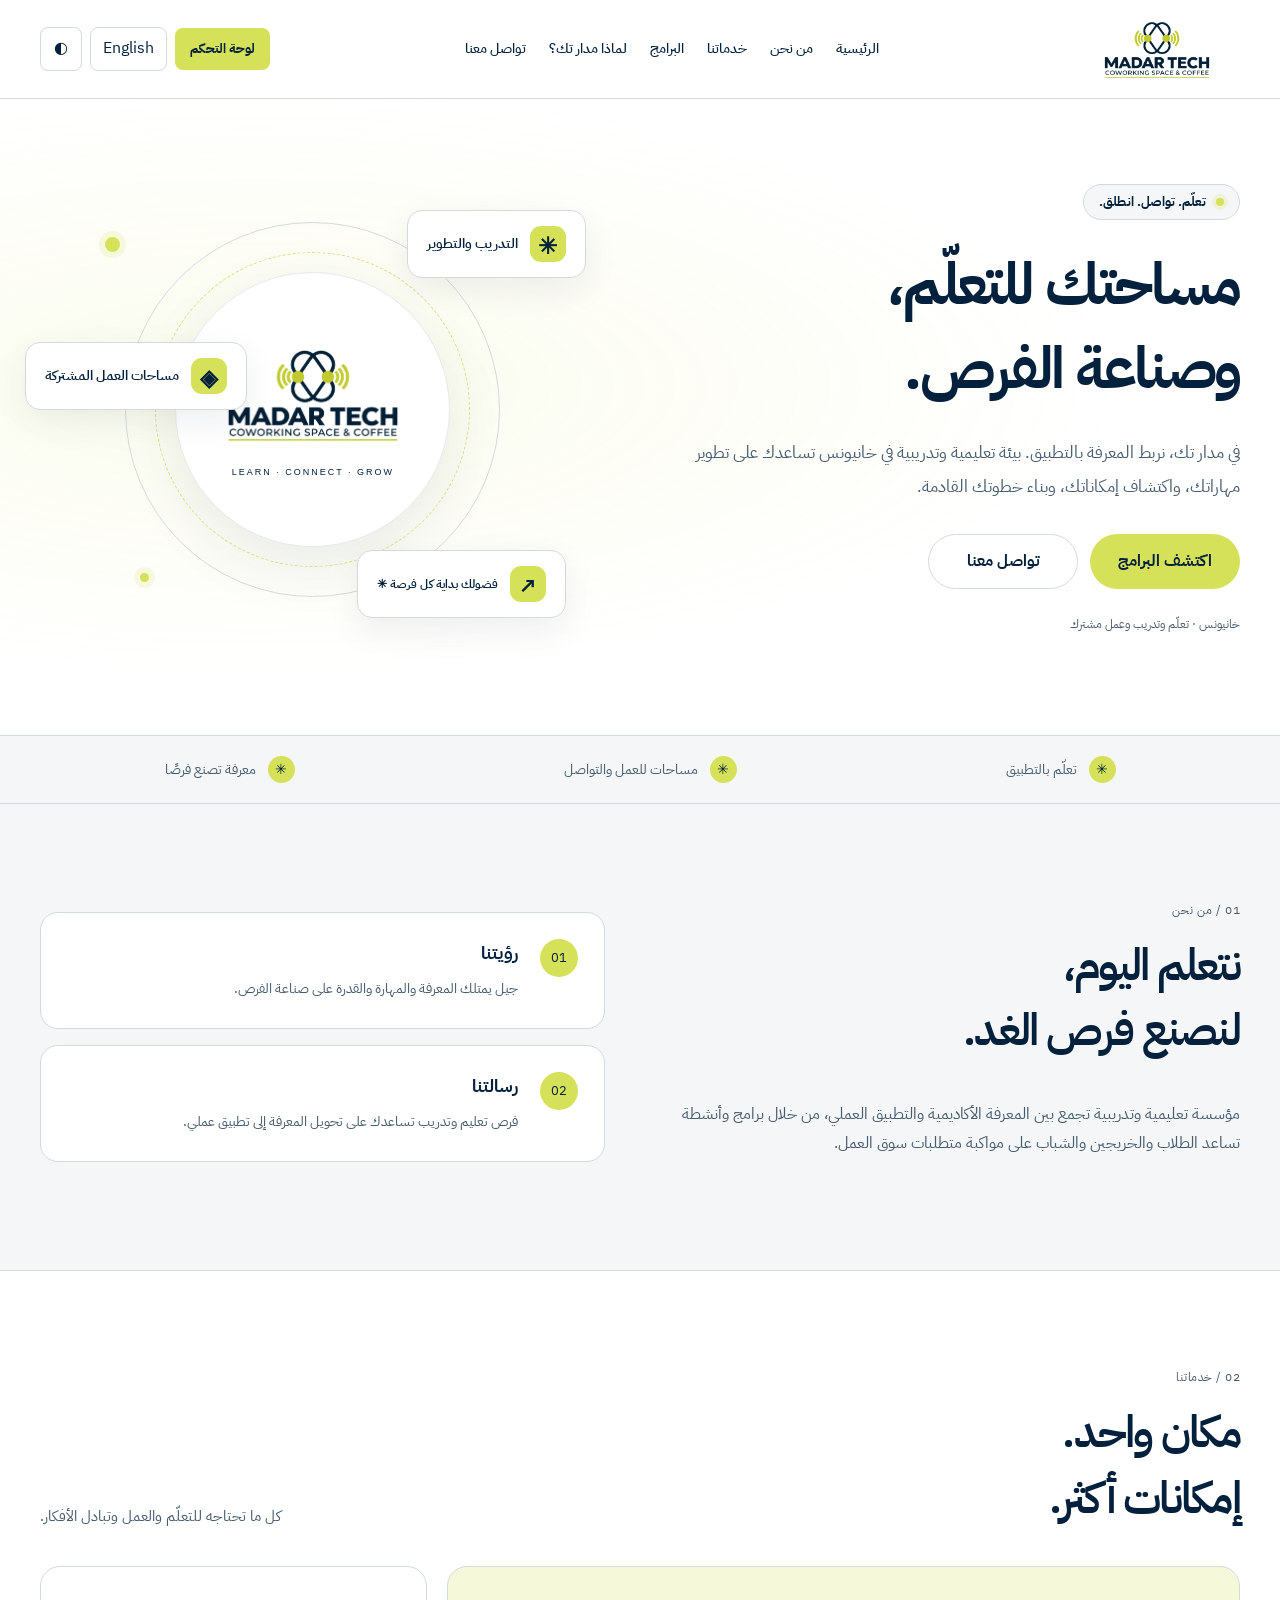
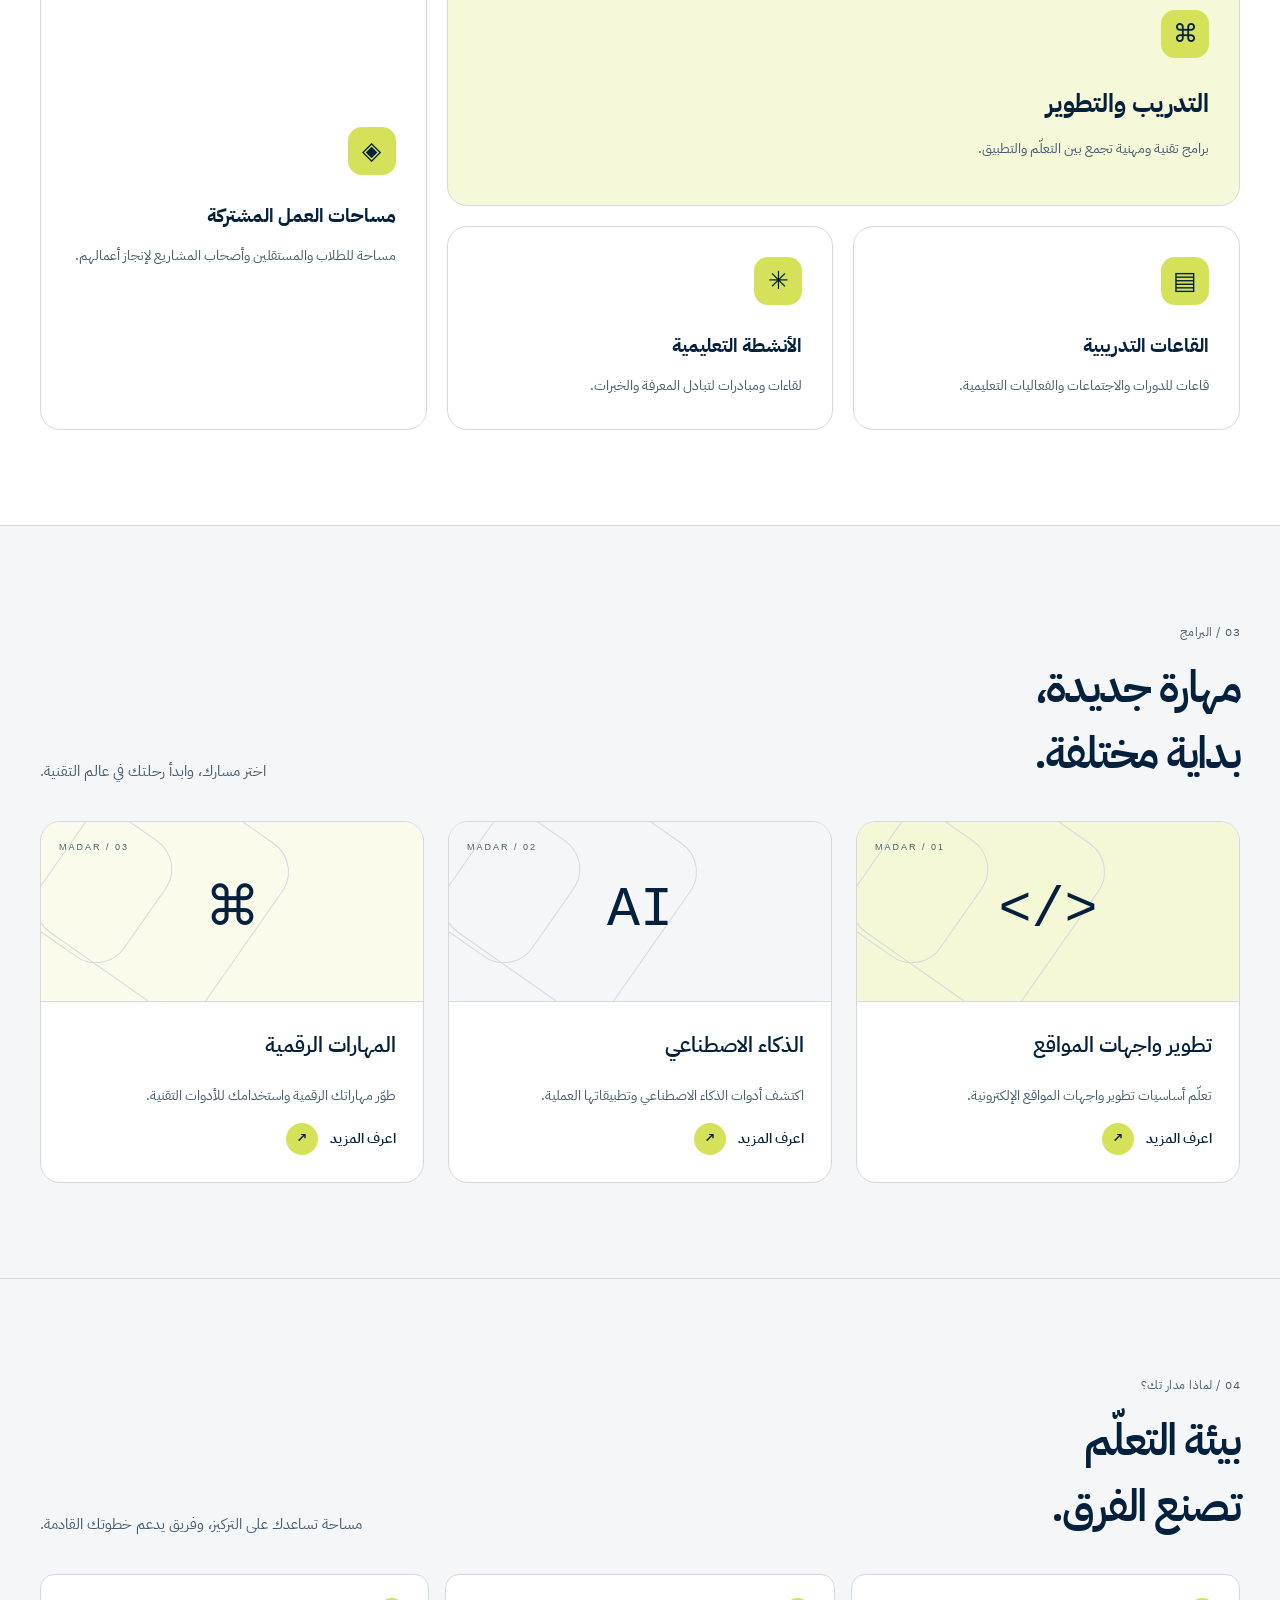
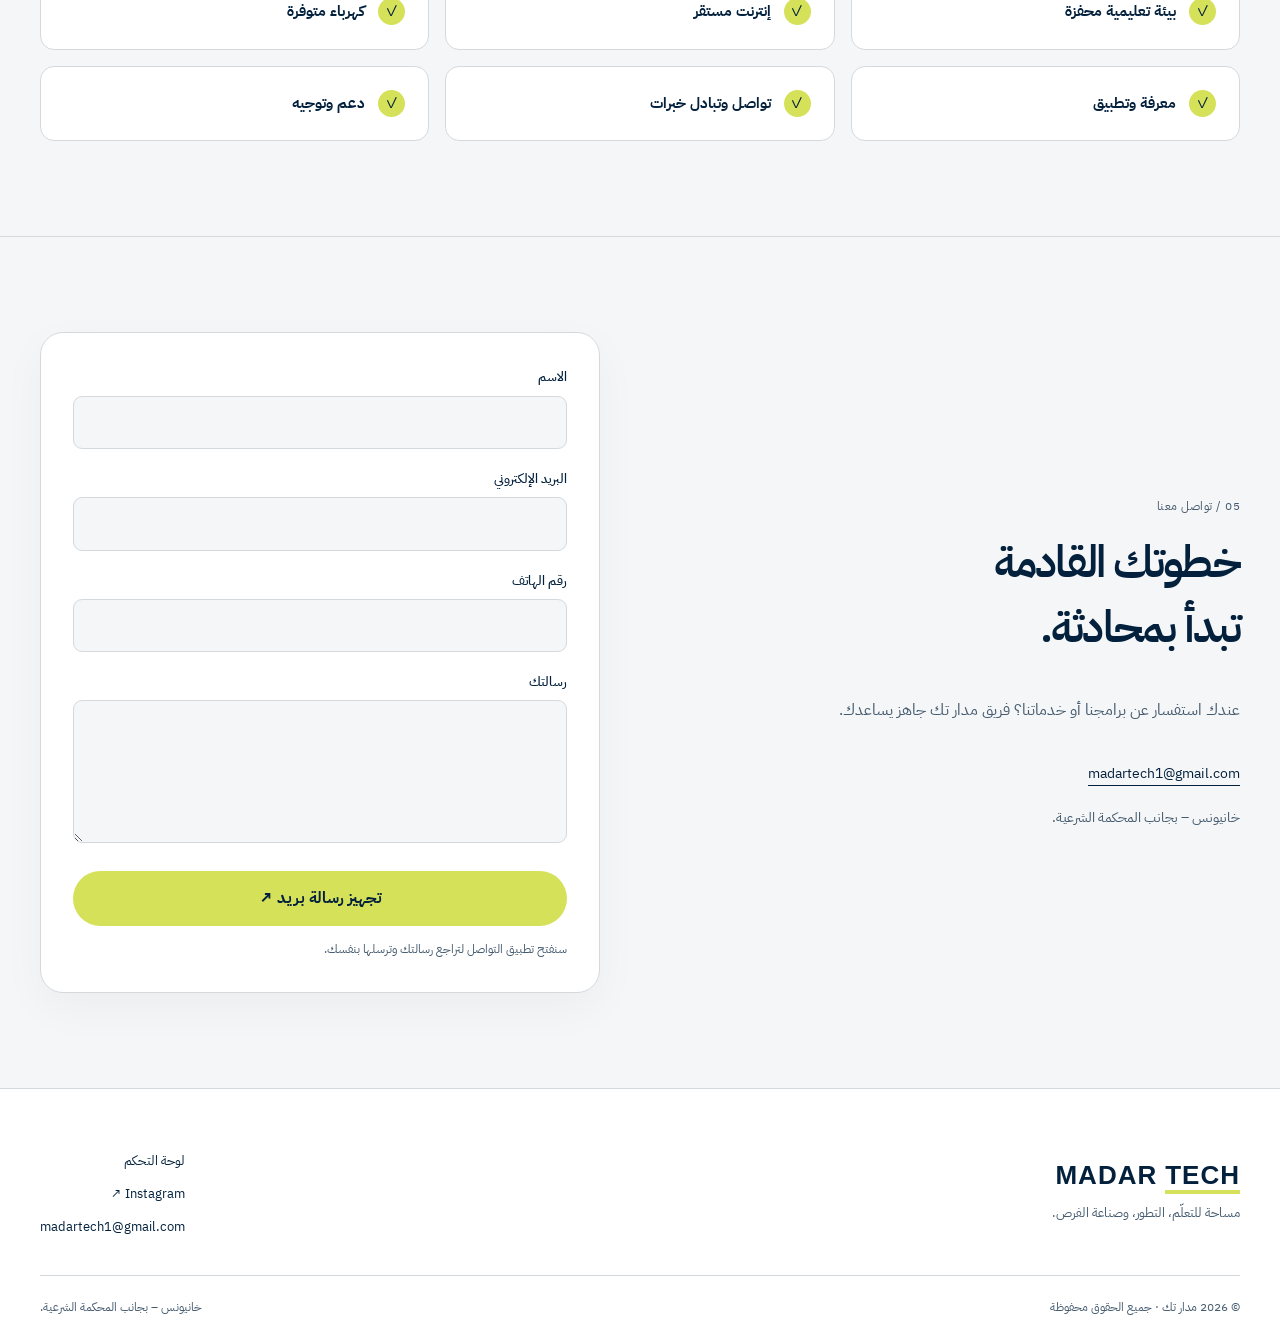
<file: index.html>
<!doctype html>
<html lang="ar" dir="rtl" data-theme="light">
  <head>
    <meta charset="utf-8" />
    <meta name="viewport" content="width=device-width,initial-scale=1" />
    <meta
      name="description"
      content="مدار تك: مساحة للتعلّم والتدريب والعمل المشترك في خانيونس."
    />
    <meta name="color-scheme" content="light dark" />
    <title>مدار تك | تعلّم. تواصل. انطلق.</title>
    <link rel="preconnect" href="https://fonts.googleapis.com" />
    <link rel="preconnect" href="https://fonts.gstatic.com" crossorigin />
    <link
      href="https://fonts.googleapis.com/css2?family=IBM+Plex+Sans+Arabic:wght@400;500;600;700&display=swap"
      rel="stylesheet"
    />
    <link rel="stylesheet" href="brand.css" />
    <link rel="stylesheet" href="style.css" />
    <script src="site-data.js" defer></script>
    <script src="script.js" defer></script>
  </head>
  <body>
    <a href="#main" class="skip" id="skip">انتقل للمحتوى</a>
    <header class="site-header">
      <div class="wrap header-inner">
        <a href="#home" class="logo" aria-label="Madar Tech"
          ><img src="img.png" width="160" height="80" alt="MADAR TECH" /></a
        ><button
          id="menuBtn"
          class="icon-button mobile-menu"
          aria-controls="menu"
          aria-expanded="false"
          aria-label="فتح القائمة"
        >
          ☰
        </button>
        <nav id="menu" aria-label="التنقل الرئيسي"></nav>
        <div class="header-tools">
          <a
            id="dashboardTopLink"
            class="button dashboard-shortcut"
            href="dashboard/dashboard.html"
            >لوحة التحكم</a
          ><button id="language" class="small-button" lang="en">English</button
          ><button
            id="theme"
            class="icon-button"
            aria-label="الوضع الداكن"
            aria-pressed="false"
          >
            ◐
          </button>
        </div>
      </div>
    </header>
    <main id="main">
      <section class="hero" id="home">
        <div class="wrap hero-grid">
          <div class="hero-copy">
            <p class="eyebrow" id="heroEyebrow"></p>
            <h1 id="heroTitle"></h1>
            <p id="heroBody" class="hero-description"></p>
            <div class="hero-actions" id="heroActions"></div>
            <p class="hero-note" id="heroNote"></p>
          </div>
          <div class="learning-scene" aria-hidden="true">
            <div class="scene-orbit"></div>
            <div class="scene-orbit inner"></div>
            <div class="brand-disc">
              <img src="img.png" width="260" height="130" alt="" /><span
                class="disc-caption"
                >LEARN · CONNECT · GROW</span
              >
            </div>
            <div class="floating-card floating-one">
              <span class="float-icon">✳</span><span id="floatOne"></span>
            </div>
            <div class="floating-card floating-two">
              <span class="float-icon">◈</span><span id="floatTwo"></span>
            </div>
            <div class="floating-card floating-three">
              <span class="float-icon">↗</span><span id="sceneTag"></span>
            </div>
            <span class="orbit-dot dot-one"></span><span class="orbit-dot dot-two"></span>
          </div>
        </div>
      </section>
      <div class="identity-strip"><div class="wrap" id="identityStrip"></div></div>
      <div id="sections"></div>
    </main>
    <footer class="site-footer">
      <div class="wrap">
        <div class="footer-top">
          <div>
            <a class="wordmark" href="#home">MADAR<span>TECH</span></a>
            <p id="footerTagline"></p>
          </div>
          <div class="footer-links">
            <a href="dashboard/dashboard.html" id="dashboardLink">لوحة التحكم</a
            ><a id="instagram" target="_blank" rel="noopener noreferrer">Instagram ↗</a
            ><a id="footerEmail"></a>
          </div>
        </div>
        <div class="footer-bottom">
          <span id="copyright"></span><span id="footerAddress"></span>
        </div>
      </div>
    </footer>
    <p id="siteNotice" class="site-notice" role="status" hidden></p>
    <noscript
      ><p>
        يرجى تفعيل JavaScript لعرض محتوى الموقع. Please enable JavaScript to view the
        website.
      </p></noscript
    >
  </body>
</html>
</file>
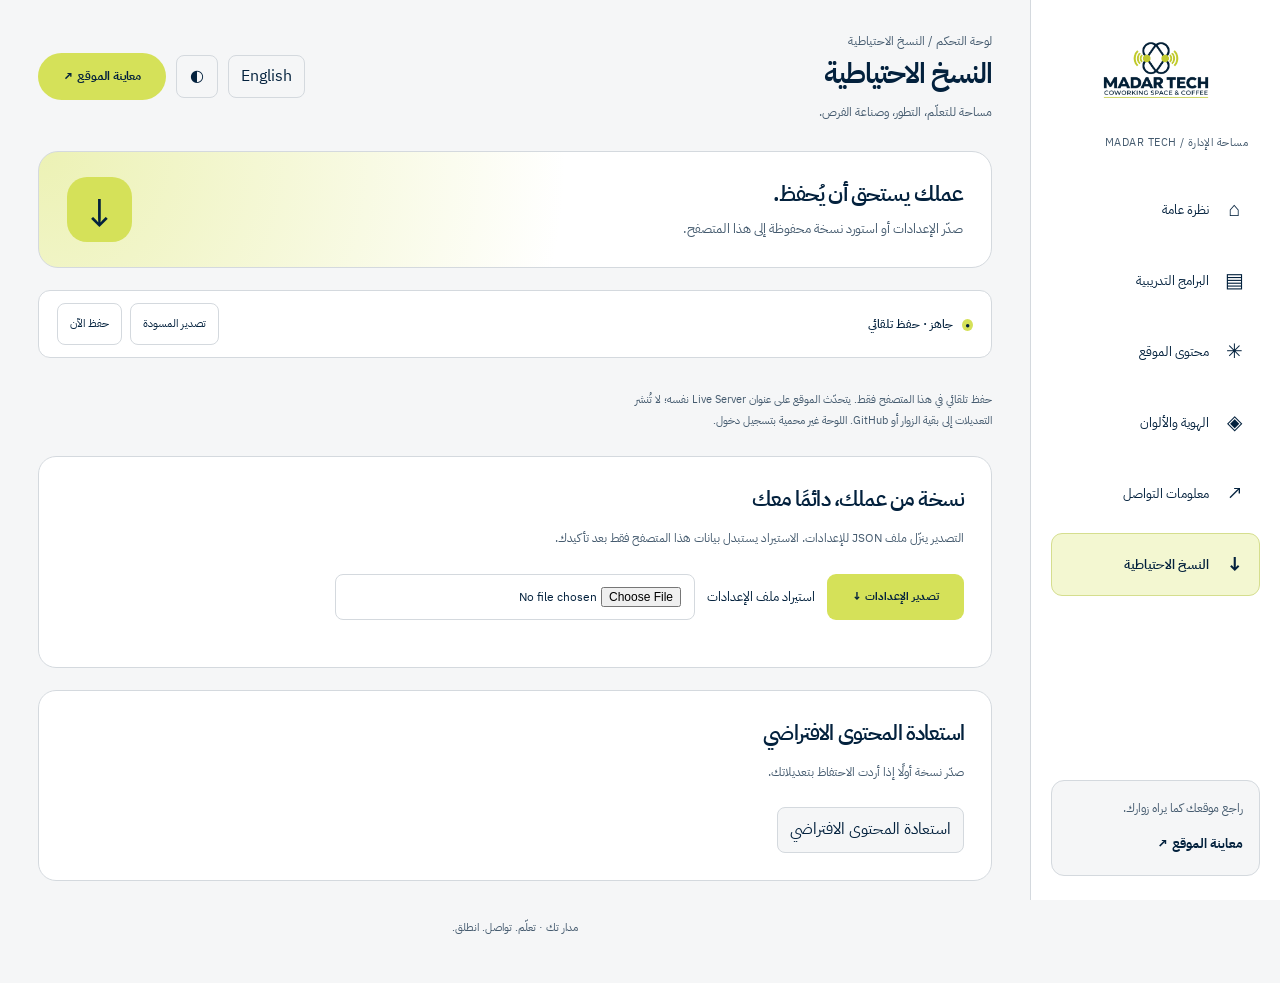
<file: dashboard/backup.html>
<!doctype html>
<html lang="ar" dir="rtl" data-theme="light">
  <head>
    <meta charset="utf-8" />
    <meta name="viewport" content="width=device-width,initial-scale=1" />
    <meta name="color-scheme" content="light dark" />
    <title>النسخ الاحتياطية | مدار تك</title>
    <link rel="preconnect" href="https://fonts.googleapis.com" />
    <link rel="preconnect" href="https://fonts.gstatic.com" crossorigin />
    <link
      href="https://fonts.googleapis.com/css2?family=IBM+Plex+Sans+Arabic:wght@400;500;600;700&display=swap"
      rel="stylesheet"
    />
    <link rel="stylesheet" href="../brand.css" />
    <link rel="stylesheet" href="dashboard.css" />
    <script src="../site-data.js" defer></script>
    <script src="language.js" defer></script>
    <script src="dashboard.js" defer></script>
  </head>
  <body data-page="backup">
    <aside id="sidebar">
      <a class="logo" href="../index.html"
        ><img src="../img.png" width="160" height="80" alt="مدار تك"
      /></a>
      <p class="workspace-label">مساحة الإدارة / MADAR TECH</p>
      <nav aria-label="صفحات لوحة التحكم">
        <a href="dashboard.html"><span aria-hidden="true">⌂</span>نظرة عامة</a
        ><a href="programs.html"><span aria-hidden="true">▤</span>البرامج التدريبية</a
        ><a href="content.html"><span aria-hidden="true">✳</span>محتوى الموقع</a
        ><a href="identity.html"><span aria-hidden="true">◈</span>الهوية والألوان</a
        ><a href="contact.html"><span aria-hidden="true">↗</span>معلومات التواصل</a
        ><a href="backup.html" aria-current="page"
          ><span aria-hidden="true">↓</span>النسخ الاحتياطية</a
        >
      </nav>
      <div class="sidebar-bottom">
        <p>راجع موقعك كما يراه زوارك.</p>
        <a href="../index.html" target="madar-preview">معاينة الموقع ↗</a>
      </div>
    </aside>
    <main>
      <header class="page-header">
        <div>
          <p class="crumb">لوحة التحكم / النسخ الاحتياطية</p>
          <h1>النسخ الاحتياطية</h1>
          <p>مساحة للتعلّم، التطور، وصناعة الفرص.</p>
        </div>
        <div class="header-tools">
          <button id="languageToggle" type="button" class="small-button" lang="en" aria-label="Switch to English">English</button>
          <button
            class="icon-button nav-toggle"
            id="navToggle"
            aria-controls="sidebar"
            aria-expanded="false"
            aria-label="فتح قائمة الإدارة"
          >
            ☰</button
          ><button
            class="icon-button"
            id="theme"
            aria-label="تبديل الوضع الفاتح والداكن"
            aria-pressed="false"
          >
            ◐</button
          ><a class="button" href="../index.html" target="madar-preview"
            >معاينة الموقع ↗</a
          >
        </div>
      </header>
      <div class="welcome">
        <div>
          <h2>عملك يستحق أن يُحفظ.</h2>
          <p>صدّر الإعدادات أو استورد نسخة محفوظة إلى هذا المتصفح.</p>
        </div>
        <span class="welcome-mark" aria-hidden="true">↓</span>
      </div>
      <div class="save-bar">
        <strong id="status" role="status" aria-live="polite">جارٍ تحميل البيانات…</strong>
        <div class="save-tools">
          <button class="small-button" id="exportDraft">تصدير المسودة</button
          ><button class="small-button" id="saveNow">حفظ الآن</button>
        </div>
      </div>
      <p class="local-note">
        حفظ تلقائي في هذا المتصفح فقط. يتحدّث الموقع على عنوان Live Server نفسه؛ لا تُنشر
        التعديلات إلى بقية الزوار أو GitHub. اللوحة غير محمية بتسجيل دخول.
      </p>
      <p class="error" id="error" role="alert" hidden></p>
      <form id="editorForm"><fieldset id="editor"></fieldset></form>
      <footer>مدار تك · تعلّم. تواصل. انطلق.</footer>
      <noscript>يرجى تفعيل JavaScript لاستخدام لوحة التحكم.</noscript>
    </main>
  </body>
</html>
</file>
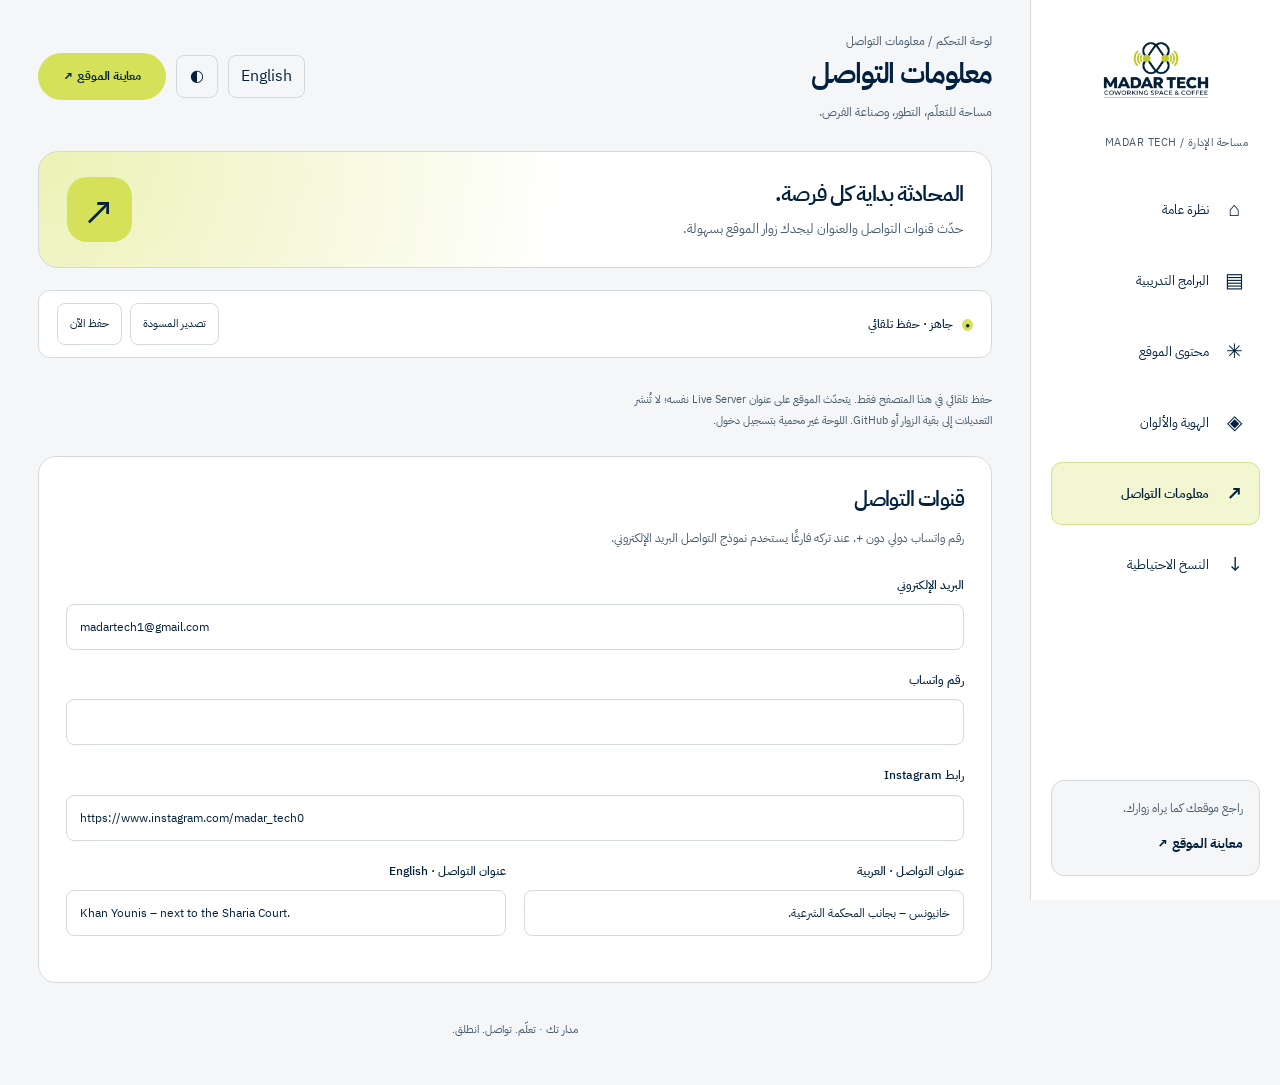
<file: dashboard/contact.html>
<!doctype html>
<html lang="ar" dir="rtl" data-theme="light">
  <head>
    <meta charset="utf-8" />
    <meta name="viewport" content="width=device-width,initial-scale=1" />
    <meta name="color-scheme" content="light dark" />
    <title>معلومات التواصل | مدار تك</title>
    <link rel="preconnect" href="https://fonts.googleapis.com" />
    <link rel="preconnect" href="https://fonts.gstatic.com" crossorigin />
    <link
      href="https://fonts.googleapis.com/css2?family=IBM+Plex+Sans+Arabic:wght@400;500;600;700&display=swap"
      rel="stylesheet"
    />
    <link rel="stylesheet" href="../brand.css" />
    <link rel="stylesheet" href="dashboard.css" />
    <script src="../site-data.js" defer></script>
    <script src="language.js" defer></script>
    <script src="dashboard.js" defer></script>
  </head>
  <body data-page="contact">
    <aside id="sidebar">
      <a class="logo" href="../index.html"
        ><img src="../img.png" width="160" height="80" alt="مدار تك"
      /></a>
      <p class="workspace-label">مساحة الإدارة / MADAR TECH</p>
      <nav aria-label="صفحات لوحة التحكم">
        <a href="dashboard.html"><span aria-hidden="true">⌂</span>نظرة عامة</a
        ><a href="programs.html"><span aria-hidden="true">▤</span>البرامج التدريبية</a
        ><a href="content.html"><span aria-hidden="true">✳</span>محتوى الموقع</a
        ><a href="identity.html"><span aria-hidden="true">◈</span>الهوية والألوان</a
        ><a href="contact.html" aria-current="page"
          ><span aria-hidden="true">↗</span>معلومات التواصل</a
        ><a href="backup.html"><span aria-hidden="true">↓</span>النسخ الاحتياطية</a>
      </nav>
      <div class="sidebar-bottom">
        <p>راجع موقعك كما يراه زوارك.</p>
        <a href="../index.html" target="madar-preview">معاينة الموقع ↗</a>
      </div>
    </aside>
    <main>
      <header class="page-header">
        <div>
          <p class="crumb">لوحة التحكم / معلومات التواصل</p>
          <h1>معلومات التواصل</h1>
          <p>مساحة للتعلّم، التطور، وصناعة الفرص.</p>
        </div>
        <div class="header-tools">
          <button id="languageToggle" type="button" class="small-button" lang="en" aria-label="Switch to English">English</button>
          <button
            class="icon-button nav-toggle"
            id="navToggle"
            aria-controls="sidebar"
            aria-expanded="false"
            aria-label="فتح قائمة الإدارة"
          >
            ☰</button
          ><button
            class="icon-button"
            id="theme"
            aria-label="تبديل الوضع الفاتح والداكن"
            aria-pressed="false"
          >
            ◐</button
          ><a class="button" href="../index.html" target="madar-preview"
            >معاينة الموقع ↗</a
          >
        </div>
      </header>
      <div class="welcome">
        <div>
          <h2>المحادثة بداية كل فرصة.</h2>
          <p>حدّث قنوات التواصل والعنوان ليجدك زوار الموقع بسهولة.</p>
        </div>
        <span class="welcome-mark" aria-hidden="true">↗</span>
      </div>
      <div class="save-bar">
        <strong id="status" role="status" aria-live="polite">جارٍ تحميل البيانات…</strong>
        <div class="save-tools">
          <button class="small-button" id="exportDraft">تصدير المسودة</button
          ><button class="small-button" id="saveNow">حفظ الآن</button>
        </div>
      </div>
      <p class="local-note">
        حفظ تلقائي في هذا المتصفح فقط. يتحدّث الموقع على عنوان Live Server نفسه؛ لا تُنشر
        التعديلات إلى بقية الزوار أو GitHub. اللوحة غير محمية بتسجيل دخول.
      </p>
      <p class="error" id="error" role="alert" hidden></p>
      <form id="editorForm"><fieldset id="editor"></fieldset></form>
      <footer>مدار تك · تعلّم. تواصل. انطلق.</footer>
      <noscript>يرجى تفعيل JavaScript لاستخدام لوحة التحكم.</noscript>
    </main>
  </body>
</html>
</file>
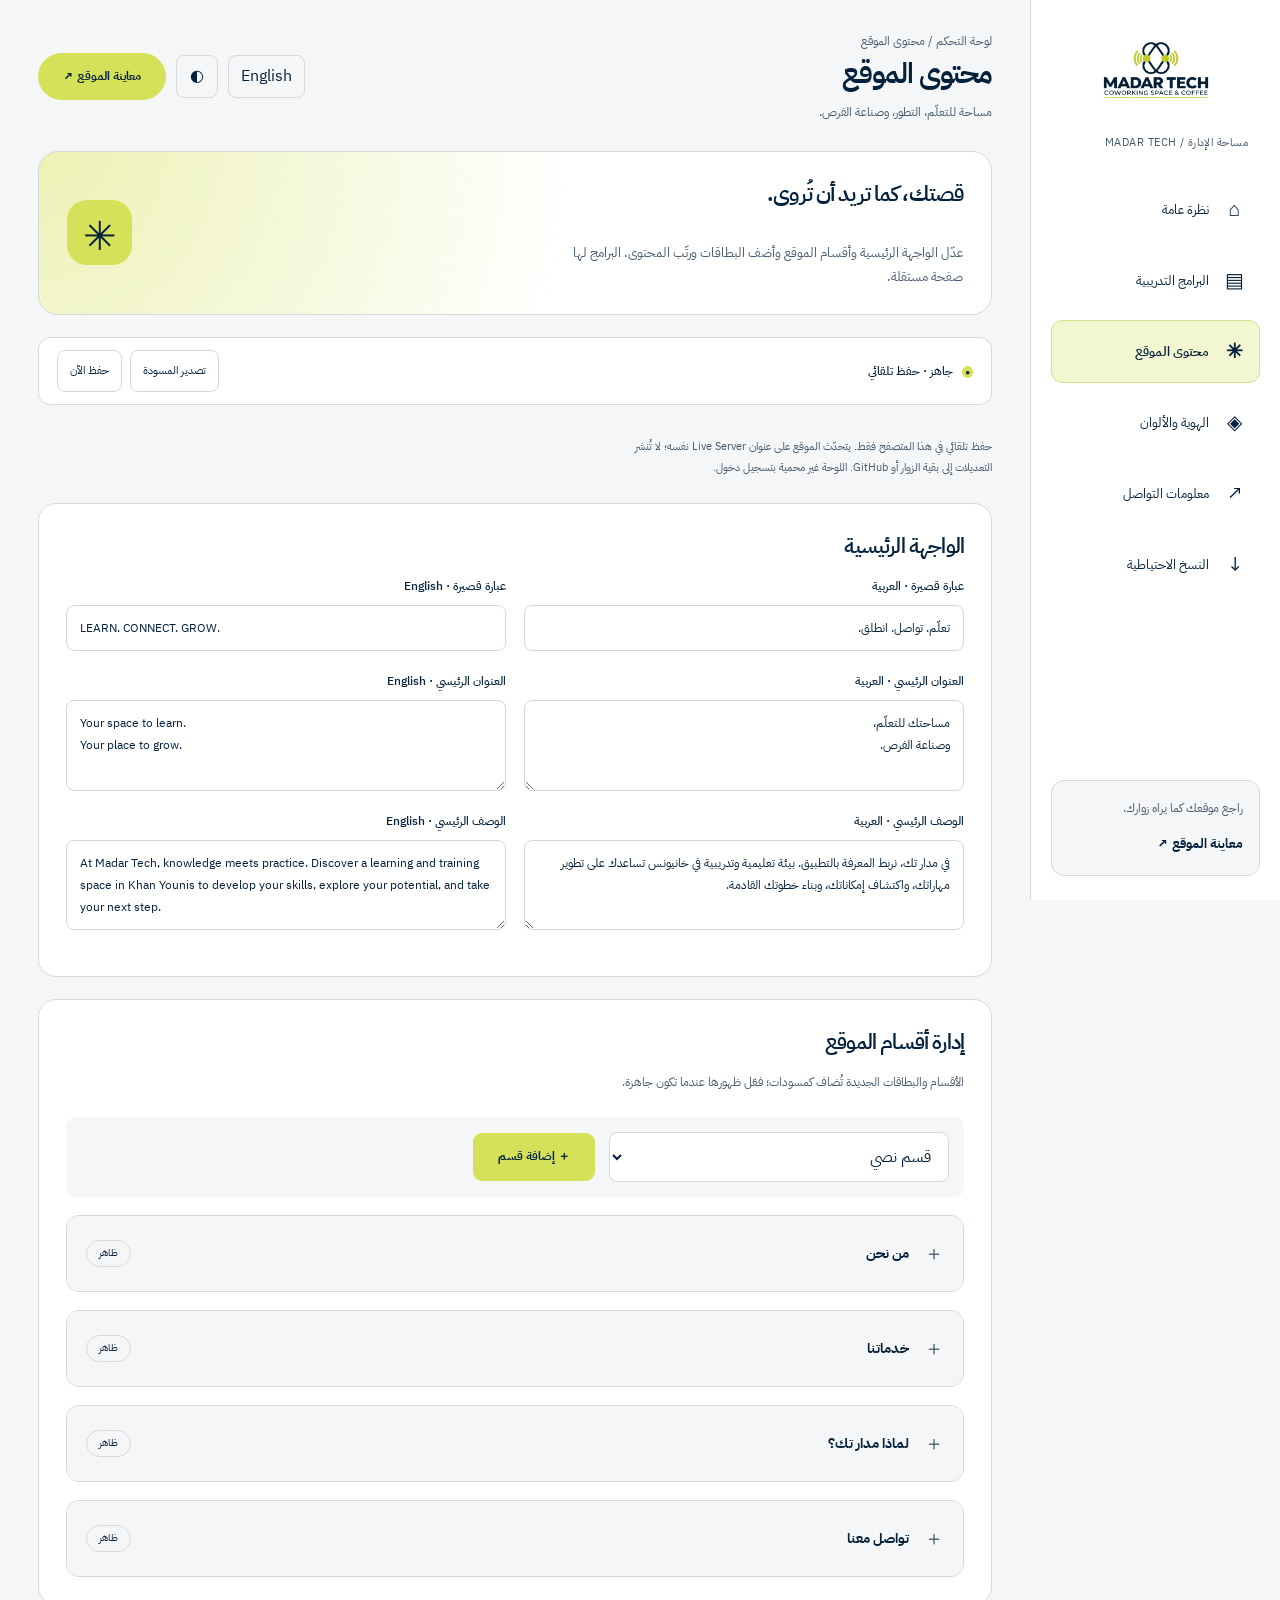
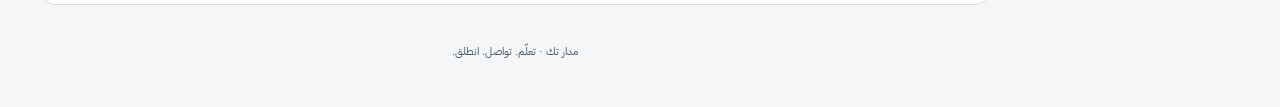
<file: dashboard/content.html>
<!doctype html>
<html lang="ar" dir="rtl" data-theme="light">
  <head>
    <meta charset="utf-8" />
    <meta name="viewport" content="width=device-width,initial-scale=1" />
    <meta name="color-scheme" content="light dark" />
    <title>محتوى الموقع | مدار تك</title>
    <link rel="preconnect" href="https://fonts.googleapis.com" />
    <link rel="preconnect" href="https://fonts.gstatic.com" crossorigin />
    <link
      href="https://fonts.googleapis.com/css2?family=IBM+Plex+Sans+Arabic:wght@400;500;600;700&display=swap"
      rel="stylesheet"
    />
    <link rel="stylesheet" href="../brand.css" />
    <link rel="stylesheet" href="dashboard.css" />
    <script src="../site-data.js" defer></script>
    <script src="language.js" defer></script>
    <script src="dashboard.js" defer></script>
  </head>
  <body data-page="content">
    <aside id="sidebar">
      <a class="logo" href="../index.html"
        ><img src="../img.png" width="160" height="80" alt="مدار تك"
      /></a>
      <p class="workspace-label">مساحة الإدارة / MADAR TECH</p>
      <nav aria-label="صفحات لوحة التحكم">
        <a href="dashboard.html"><span aria-hidden="true">⌂</span>نظرة عامة</a
        ><a href="programs.html"><span aria-hidden="true">▤</span>البرامج التدريبية</a
        ><a href="content.html" aria-current="page"
          ><span aria-hidden="true">✳</span>محتوى الموقع</a
        ><a href="identity.html"><span aria-hidden="true">◈</span>الهوية والألوان</a
        ><a href="contact.html"><span aria-hidden="true">↗</span>معلومات التواصل</a
        ><a href="backup.html"><span aria-hidden="true">↓</span>النسخ الاحتياطية</a>
      </nav>
      <div class="sidebar-bottom">
        <p>راجع موقعك كما يراه زوارك.</p>
        <a href="../index.html" target="madar-preview">معاينة الموقع ↗</a>
      </div>
    </aside>
    <main>
      <header class="page-header">
        <div>
          <p class="crumb">لوحة التحكم / محتوى الموقع</p>
          <h1>محتوى الموقع</h1>
          <p>مساحة للتعلّم، التطور، وصناعة الفرص.</p>
        </div>
        <div class="header-tools">
          <button id="languageToggle" type="button" class="small-button" lang="en" aria-label="Switch to English">English</button>
          <button
            class="icon-button nav-toggle"
            id="navToggle"
            aria-controls="sidebar"
            aria-expanded="false"
            aria-label="فتح قائمة الإدارة"
          >
            ☰</button
          ><button
            class="icon-button"
            id="theme"
            aria-label="تبديل الوضع الفاتح والداكن"
            aria-pressed="false"
          >
            ◐</button
          ><a class="button" href="../index.html" target="madar-preview"
            >معاينة الموقع ↗</a
          >
        </div>
      </header>
      <div class="welcome">
        <div>
          <h2>قصتك، كما تريد أن تُروى.</h2>
          <p>
            عدّل الواجهة الرئيسية وأقسام الموقع وأضف البطاقات ورتّب المحتوى. البرامج لها
            صفحة مستقلة.
          </p>
        </div>
        <span class="welcome-mark" aria-hidden="true">✳</span>
      </div>
      <div class="save-bar">
        <strong id="status" role="status" aria-live="polite">جارٍ تحميل البيانات…</strong>
        <div class="save-tools">
          <button class="small-button" id="exportDraft">تصدير المسودة</button
          ><button class="small-button" id="saveNow">حفظ الآن</button>
        </div>
      </div>
      <p class="local-note">
        حفظ تلقائي في هذا المتصفح فقط. يتحدّث الموقع على عنوان Live Server نفسه؛ لا تُنشر
        التعديلات إلى بقية الزوار أو GitHub. اللوحة غير محمية بتسجيل دخول.
      </p>
      <p class="error" id="error" role="alert" hidden></p>
      <form id="editorForm"><fieldset id="editor"></fieldset></form>
      <footer>مدار تك · تعلّم. تواصل. انطلق.</footer>
      <noscript>يرجى تفعيل JavaScript لاستخدام لوحة التحكم.</noscript>
    </main>
  </body>
</html>
</file>
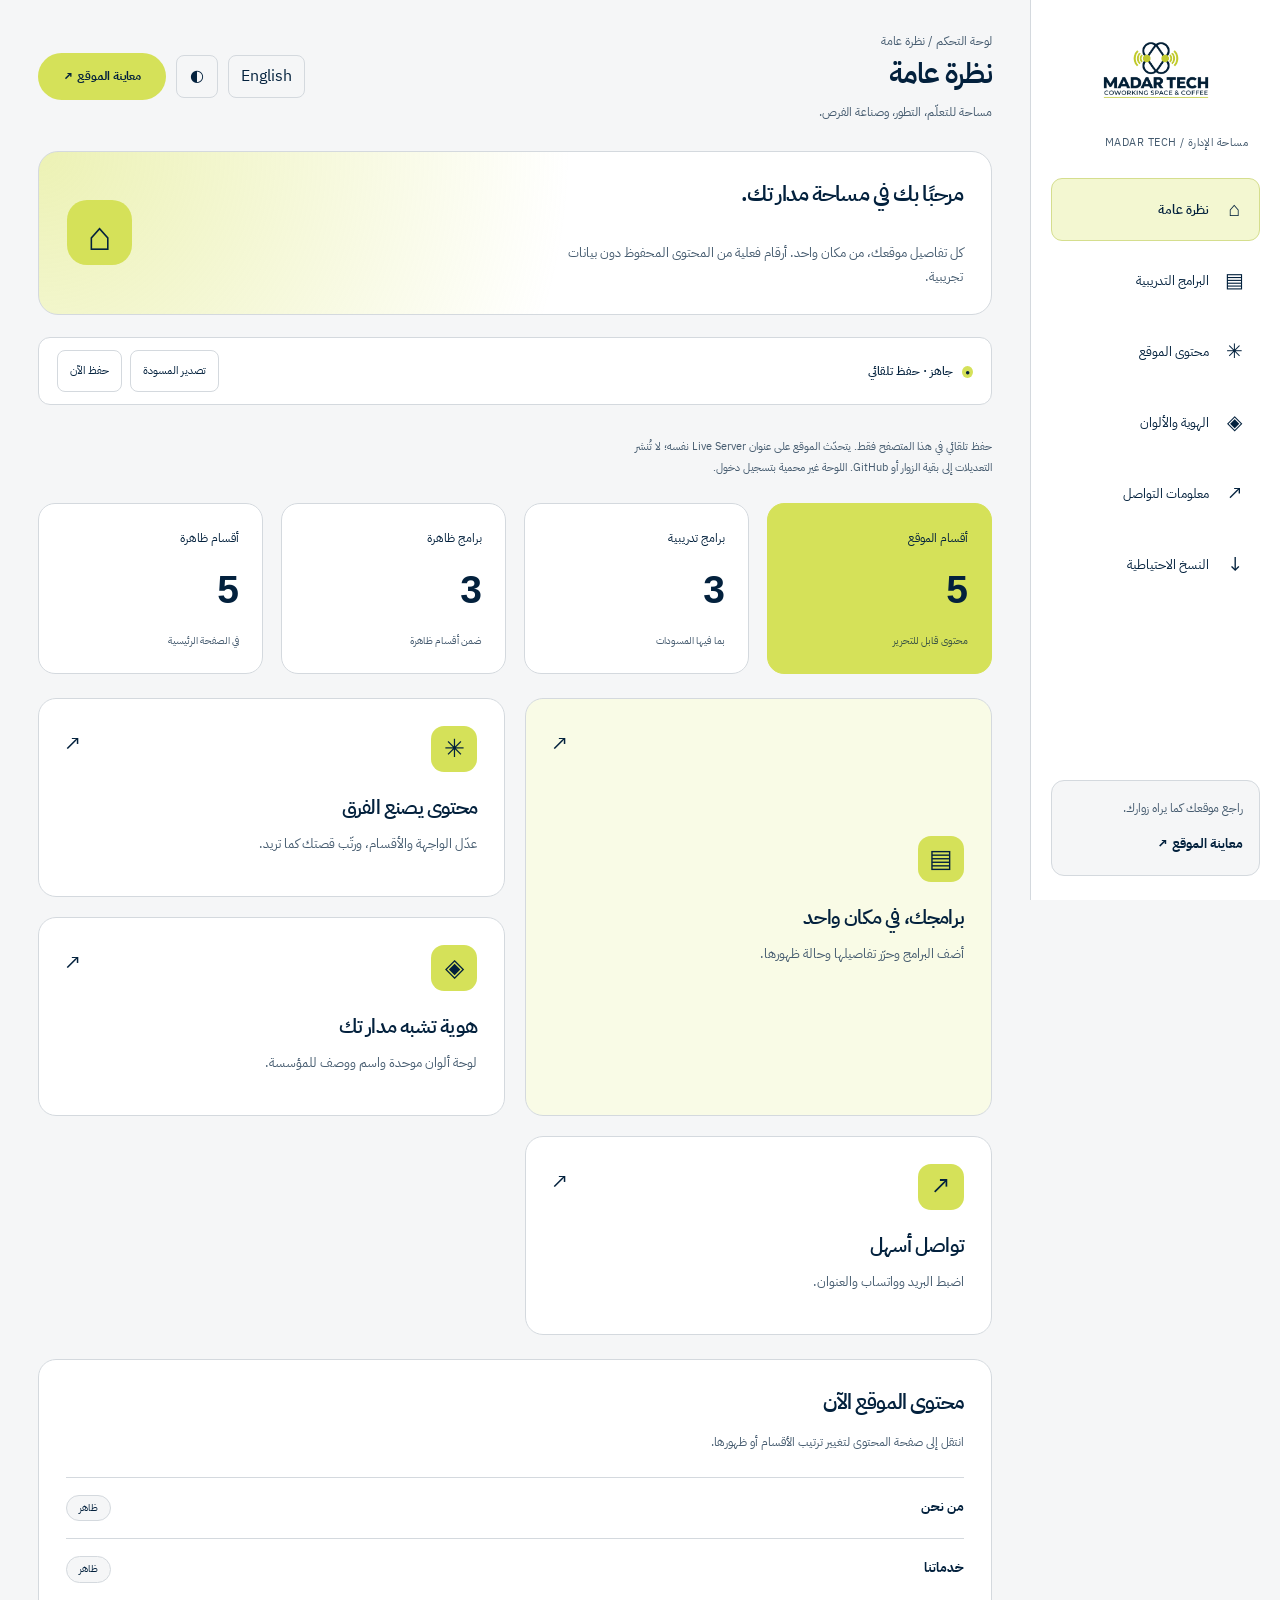
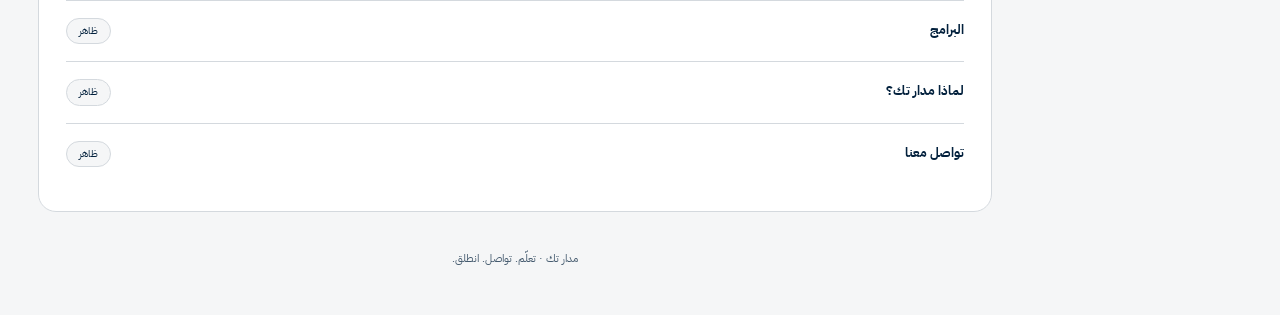
<file: dashboard/dashboard.html>
<!doctype html>
<html lang="ar" dir="rtl" data-theme="light">
  <head>
    <meta charset="utf-8" />
    <meta name="viewport" content="width=device-width,initial-scale=1" />
    <meta name="color-scheme" content="light dark" />
    <title>نظرة عامة | مدار تك</title>
    <link rel="preconnect" href="https://fonts.googleapis.com" />
    <link rel="preconnect" href="https://fonts.gstatic.com" crossorigin />
    <link
      href="https://fonts.googleapis.com/css2?family=IBM+Plex+Sans+Arabic:wght@400;500;600;700&display=swap"
      rel="stylesheet"
    />
    <link rel="stylesheet" href="../brand.css" />
    <link rel="stylesheet" href="dashboard.css" />
    <script src="../site-data.js" defer></script>
    <script src="language.js" defer></script>
    <script src="dashboard.js" defer></script>
  </head>
  <body data-page="overview">
    <aside id="sidebar">
      <a class="logo" href="../index.html"
        ><img src="../img.png" width="160" height="80" alt="مدار تك"
      /></a>
      <p class="workspace-label">مساحة الإدارة / MADAR TECH</p>
      <nav aria-label="صفحات لوحة التحكم">
        <a href="dashboard.html" aria-current="page"
          ><span aria-hidden="true">⌂</span>نظرة عامة</a
        ><a href="programs.html"><span aria-hidden="true">▤</span>البرامج التدريبية</a
        ><a href="content.html"><span aria-hidden="true">✳</span>محتوى الموقع</a
        ><a href="identity.html"><span aria-hidden="true">◈</span>الهوية والألوان</a
        ><a href="contact.html"><span aria-hidden="true">↗</span>معلومات التواصل</a
        ><a href="backup.html"><span aria-hidden="true">↓</span>النسخ الاحتياطية</a>
      </nav>
      <div class="sidebar-bottom">
        <p>راجع موقعك كما يراه زوارك.</p>
        <a href="../index.html" target="madar-preview">معاينة الموقع ↗</a>
      </div>
    </aside>
    <main>
      <header class="page-header">
        <div>
          <p class="crumb">لوحة التحكم / نظرة عامة</p>
          <h1>نظرة عامة</h1>
          <p>مساحة للتعلّم، التطور، وصناعة الفرص.</p>
        </div>
        <div class="header-tools">
          <button id="languageToggle" type="button" class="small-button" lang="en" aria-label="Switch to English">English</button>
          <button
            class="icon-button nav-toggle"
            id="navToggle"
            aria-controls="sidebar"
            aria-expanded="false"
            aria-label="فتح قائمة الإدارة"
          >
            ☰</button
          ><button
            class="icon-button"
            id="theme"
            aria-label="تبديل الوضع الفاتح والداكن"
            aria-pressed="false"
          >
            ◐</button
          ><a class="button" href="../index.html" target="madar-preview"
            >معاينة الموقع ↗</a
          >
        </div>
      </header>
      <div class="welcome">
        <div>
          <h2>مرحبًا بك في مساحة مدار تك.</h2>
          <p>
            كل تفاصيل موقعك، من مكان واحد. أرقام فعلية من المحتوى المحفوظ دون بيانات
            تجريبية.
          </p>
        </div>
        <span class="welcome-mark" aria-hidden="true">⌂</span>
      </div>
      <div class="save-bar">
        <strong id="status" role="status" aria-live="polite">جارٍ تحميل البيانات…</strong>
        <div class="save-tools">
          <button class="small-button" id="exportDraft">تصدير المسودة</button
          ><button class="small-button" id="saveNow">حفظ الآن</button>
        </div>
      </div>
      <p class="local-note">
        حفظ تلقائي في هذا المتصفح فقط. يتحدّث الموقع على عنوان Live Server نفسه؛ لا تُنشر
        التعديلات إلى بقية الزوار أو GitHub. اللوحة غير محمية بتسجيل دخول.
      </p>
      <p class="error" id="error" role="alert" hidden></p>
      <form id="editorForm"><fieldset id="editor"></fieldset></form>
      <footer>مدار تك · تعلّم. تواصل. انطلق.</footer>
      <noscript>يرجى تفعيل JavaScript لاستخدام لوحة التحكم.</noscript>
    </main>
  </body>
</html>
</file>
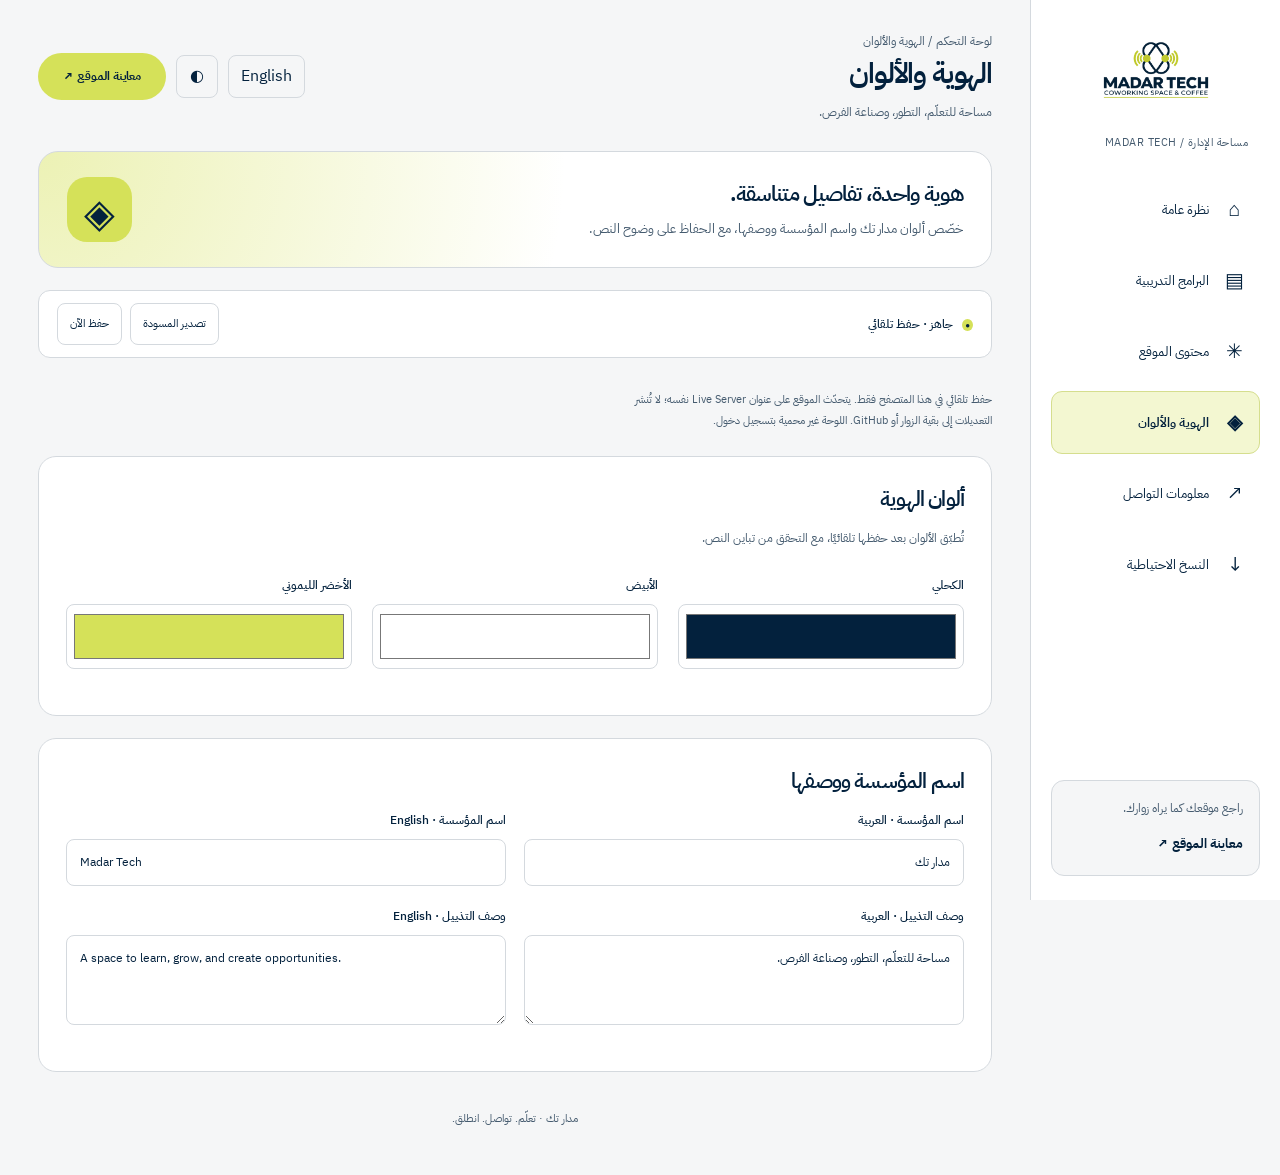
<file: dashboard/identity.html>
<!doctype html>
<html lang="ar" dir="rtl" data-theme="light">
  <head>
    <meta charset="utf-8" />
    <meta name="viewport" content="width=device-width,initial-scale=1" />
    <meta name="color-scheme" content="light dark" />
    <title>الهوية والألوان | مدار تك</title>
    <link rel="preconnect" href="https://fonts.googleapis.com" />
    <link rel="preconnect" href="https://fonts.gstatic.com" crossorigin />
    <link
      href="https://fonts.googleapis.com/css2?family=IBM+Plex+Sans+Arabic:wght@400;500;600;700&display=swap"
      rel="stylesheet"
    />
    <link rel="stylesheet" href="../brand.css" />
    <link rel="stylesheet" href="dashboard.css" />
    <script src="../site-data.js" defer></script>
    <script src="language.js" defer></script>
    <script src="dashboard.js" defer></script>
  </head>
  <body data-page="identity">
    <aside id="sidebar">
      <a class="logo" href="../index.html"
        ><img src="../img.png" width="160" height="80" alt="مدار تك"
      /></a>
      <p class="workspace-label">مساحة الإدارة / MADAR TECH</p>
      <nav aria-label="صفحات لوحة التحكم">
        <a href="dashboard.html"><span aria-hidden="true">⌂</span>نظرة عامة</a
        ><a href="programs.html"><span aria-hidden="true">▤</span>البرامج التدريبية</a
        ><a href="content.html"><span aria-hidden="true">✳</span>محتوى الموقع</a
        ><a href="identity.html" aria-current="page"
          ><span aria-hidden="true">◈</span>الهوية والألوان</a
        ><a href="contact.html"><span aria-hidden="true">↗</span>معلومات التواصل</a
        ><a href="backup.html"><span aria-hidden="true">↓</span>النسخ الاحتياطية</a>
      </nav>
      <div class="sidebar-bottom">
        <p>راجع موقعك كما يراه زوارك.</p>
        <a href="../index.html" target="madar-preview">معاينة الموقع ↗</a>
      </div>
    </aside>
    <main>
      <header class="page-header">
        <div>
          <p class="crumb">لوحة التحكم / الهوية والألوان</p>
          <h1>الهوية والألوان</h1>
          <p>مساحة للتعلّم، التطور، وصناعة الفرص.</p>
        </div>
        <div class="header-tools">
          <button id="languageToggle" type="button" class="small-button" lang="en" aria-label="Switch to English">English</button>
          <button
            class="icon-button nav-toggle"
            id="navToggle"
            aria-controls="sidebar"
            aria-expanded="false"
            aria-label="فتح قائمة الإدارة"
          >
            ☰</button
          ><button
            class="icon-button"
            id="theme"
            aria-label="تبديل الوضع الفاتح والداكن"
            aria-pressed="false"
          >
            ◐</button
          ><a class="button" href="../index.html" target="madar-preview"
            >معاينة الموقع ↗</a
          >
        </div>
      </header>
      <div class="welcome">
        <div>
          <h2>هوية واحدة، تفاصيل متناسقة.</h2>
          <p>خصّص ألوان مدار تك واسم المؤسسة ووصفها، مع الحفاظ على وضوح النص.</p>
        </div>
        <span class="welcome-mark" aria-hidden="true">◈</span>
      </div>
      <div class="save-bar">
        <strong id="status" role="status" aria-live="polite">جارٍ تحميل البيانات…</strong>
        <div class="save-tools">
          <button class="small-button" id="exportDraft">تصدير المسودة</button
          ><button class="small-button" id="saveNow">حفظ الآن</button>
        </div>
      </div>
      <p class="local-note">
        حفظ تلقائي في هذا المتصفح فقط. يتحدّث الموقع على عنوان Live Server نفسه؛ لا تُنشر
        التعديلات إلى بقية الزوار أو GitHub. اللوحة غير محمية بتسجيل دخول.
      </p>
      <p class="error" id="error" role="alert" hidden></p>
      <form id="editorForm"><fieldset id="editor"></fieldset></form>
      <footer>مدار تك · تعلّم. تواصل. انطلق.</footer>
      <noscript>يرجى تفعيل JavaScript لاستخدام لوحة التحكم.</noscript>
    </main>
  </body>
</html>
</file>
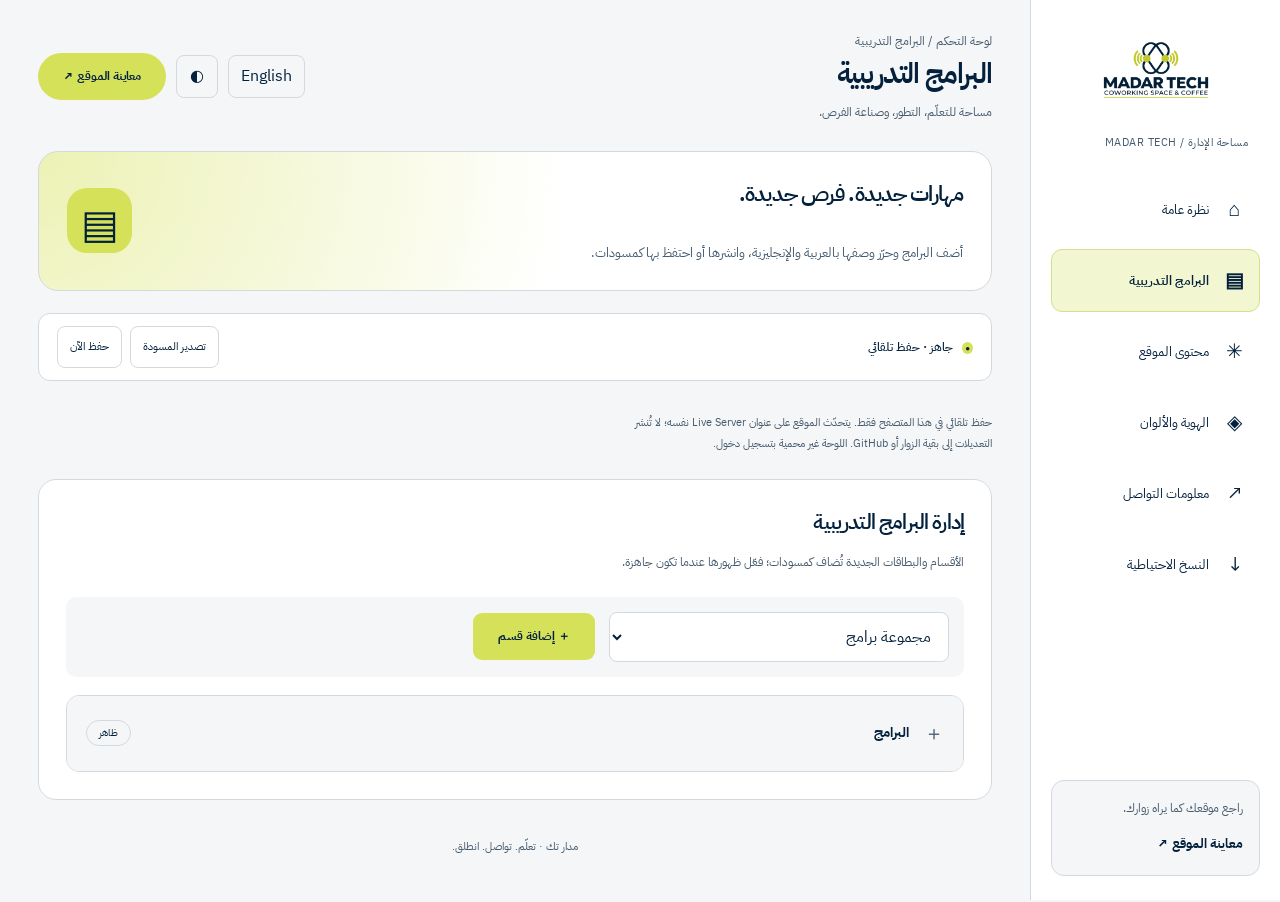
<file: dashboard/programs.html>
<!doctype html>
<html lang="ar" dir="rtl" data-theme="light">
  <head>
    <meta charset="utf-8" />
    <meta name="viewport" content="width=device-width,initial-scale=1" />
    <meta name="color-scheme" content="light dark" />
    <title>البرامج التدريبية | مدار تك</title>
    <link rel="preconnect" href="https://fonts.googleapis.com" />
    <link rel="preconnect" href="https://fonts.gstatic.com" crossorigin />
    <link
      href="https://fonts.googleapis.com/css2?family=IBM+Plex+Sans+Arabic:wght@400;500;600;700&display=swap"
      rel="stylesheet"
    />
    <link rel="stylesheet" href="../brand.css" />
    <link rel="stylesheet" href="dashboard.css" />
    <script src="../site-data.js" defer></script>
    <script src="language.js" defer></script>
    <script src="dashboard.js" defer></script>
  </head>
  <body data-page="programs">
    <aside id="sidebar">
      <a class="logo" href="../index.html"
        ><img src="../img.png" width="160" height="80" alt="مدار تك"
      /></a>
      <p class="workspace-label">مساحة الإدارة / MADAR TECH</p>
      <nav aria-label="صفحات لوحة التحكم">
        <a href="dashboard.html"><span aria-hidden="true">⌂</span>نظرة عامة</a
        ><a href="programs.html" aria-current="page"
          ><span aria-hidden="true">▤</span>البرامج التدريبية</a
        ><a href="content.html"><span aria-hidden="true">✳</span>محتوى الموقع</a
        ><a href="identity.html"><span aria-hidden="true">◈</span>الهوية والألوان</a
        ><a href="contact.html"><span aria-hidden="true">↗</span>معلومات التواصل</a
        ><a href="backup.html"><span aria-hidden="true">↓</span>النسخ الاحتياطية</a>
      </nav>
      <div class="sidebar-bottom">
        <p>راجع موقعك كما يراه زوارك.</p>
        <a href="../index.html" target="madar-preview">معاينة الموقع ↗</a>
      </div>
    </aside>
    <main>
      <header class="page-header">
        <div>
          <p class="crumb">لوحة التحكم / البرامج التدريبية</p>
          <h1>البرامج التدريبية</h1>
          <p>مساحة للتعلّم، التطور، وصناعة الفرص.</p>
        </div>
        <div class="header-tools">
          <button id="languageToggle" type="button" class="small-button" lang="en" aria-label="Switch to English">English</button>
          <button
            class="icon-button nav-toggle"
            id="navToggle"
            aria-controls="sidebar"
            aria-expanded="false"
            aria-label="فتح قائمة الإدارة"
          >
            ☰</button
          ><button
            class="icon-button"
            id="theme"
            aria-label="تبديل الوضع الفاتح والداكن"
            aria-pressed="false"
          >
            ◐</button
          ><a class="button" href="../index.html" target="madar-preview"
            >معاينة الموقع ↗</a
          >
        </div>
      </header>
      <div class="welcome">
        <div>
          <h2>مهارات جديدة. فرص جديدة.</h2>
          <p>
            أضف البرامج وحرّر وصفها بالعربية والإنجليزية، وانشرها أو احتفظ بها كمسودات.
          </p>
        </div>
        <span class="welcome-mark" aria-hidden="true">▤</span>
      </div>
      <div class="save-bar">
        <strong id="status" role="status" aria-live="polite">جارٍ تحميل البيانات…</strong>
        <div class="save-tools">
          <button class="small-button" id="exportDraft">تصدير المسودة</button
          ><button class="small-button" id="saveNow">حفظ الآن</button>
        </div>
      </div>
      <p class="local-note">
        حفظ تلقائي في هذا المتصفح فقط. يتحدّث الموقع على عنوان Live Server نفسه؛ لا تُنشر
        التعديلات إلى بقية الزوار أو GitHub. اللوحة غير محمية بتسجيل دخول.
      </p>
      <p class="error" id="error" role="alert" hidden></p>
      <form id="editorForm"><fieldset id="editor"></fieldset></form>
      <footer>مدار تك · تعلّم. تواصل. انطلق.</footer>
      <noscript>يرجى تفعيل JavaScript لاستخدام لوحة التحكم.</noscript>
    </main>
  </body>
</html>
</file>
<file: brand.css>
/* Single shared palette. Dashboard edits override these three variables. */
:root {
  --navy: #03213d;
  --white: #ffffff;
  --lime: #d5e159;
  --bg: var(--white);
  --ink: var(--navy);
  --panel: var(--white);
  --soft: color-mix(in srgb, var(--navy) 4%, var(--white));
  --line: color-mix(in srgb, var(--navy) 17%, var(--white));
  --muted: color-mix(in srgb, var(--navy) 74%, var(--white));
  --accent-ink: var(--navy);
  --radius: 20px;
  color-scheme: light;
}
:root[data-theme='dark'] {
  --bg: var(--navy);
  --ink: var(--white);
  --panel: color-mix(in srgb, var(--navy) 91%, var(--white));
  --soft: color-mix(in srgb, var(--navy) 95%, var(--white));
  --line: color-mix(in srgb, var(--navy) 74%, var(--white));
  --muted: color-mix(in srgb, var(--white) 76%, var(--navy));
  color-scheme: dark;
}
* {
  box-sizing: border-box;
}
html {
  scroll-behavior: smooth;
  scroll-padding-top: 115px;
}
body {
  margin: 0;
  font-family: Tahoma, Arial, sans-serif;
  color: var(--ink);
  background: var(--bg);
  line-height: 1.85;
}
button,
input,
textarea,
select {
  font: inherit;
}
button,
a,
input,
textarea,
select {
  -webkit-tap-highlight-color: transparent;
}
a {
  color: inherit;
  text-decoration: none;
}
button {
  cursor: pointer;
}
button:disabled {
  cursor: not-allowed;
  opacity: 0.5;
}
button,
a,
input,
textarea,
select {
  outline-offset: 4px;
}
:focus-visible {
  outline: 3px solid var(--lime);
  box-shadow: 0 0 0 5px var(--navy);
}
::selection {
  background: var(--lime);
  color: var(--navy);
}
h1,
h2,
h3,
p {
  margin-top: 0;
}
h1,
h2 {
  line-height: 1.5;
  letter-spacing: -0.04em;
}
h3 {
  line-height: 1.6;
}
p {
  white-space: pre-line;
  overflow-wrap: anywhere;
}
h1,
h2,
h3,
a {
  overflow-wrap: anywhere;
}
button {
  border: 0;
}
.button {
  display: inline-flex;
  justify-content: center;
  align-items: center;
  gap: 12px;
  padding: 12px 24px;
  border: 1px solid transparent;
  border-radius: 9px;
  background: var(--lime);
  color: var(--navy);
  font-weight: bold;
  line-height: 1.8;
}
.button:hover {
  box-shadow: 0 6px 18px #0002;
  transform: translateY(-1px);
}
.button.secondary {
  background: transparent;
  color: var(--ink);
  border-color: var(--line);
}
.icon-button,
.small-button {
  background: transparent;
  color: var(--ink);
  border: 1px solid var(--line);
  border-radius: 8px;
  min-height: 42px;
  padding: 6px 12px;
}
.icon-button {
  min-width: 42px;
}
.eyebrow {
  font-size: 12px;
  font-weight: bold;
  letter-spacing: 0.12em;
  color: var(--muted);
}
[hidden] {
  display: none !important;
}
.logo {
  background: #fff;
  display: inline-flex;
  border-radius: 9px;
  padding: 5px 12px;
  flex-shrink: 0;
}
.logo img {
  object-fit: contain;
  display: block;
  width: 142px;
  height: 68px;
}
.muted {
  color: var(--muted);
}
.empty {
  padding: 25px;
  border: 1px dashed var(--line);
  border-radius: 12px;
  color: var(--muted);
}
@media (prefers-reduced-motion: reduce) {
  html {
    scroll-behavior: auto;
  }
  *,
  *::before,
  *::after {
    animation: none !important;
    transition: none !important;
  }
}
</file>
<file: style.css>
/* Homepage v3. Inspired by split floating-card heroes and bento layouts in the supplied reference. */
body {
  font-family: 'IBM Plex Sans Arabic', Tahoma, Arial, sans-serif;
}
.wrap {
  width: min(1200px, calc(100% - 64px));
  margin-inline: auto;
}
.skip {
  position: fixed;
  top: -100px;
  inset-inline-start: 16px;
  z-index: 100;
  background: var(--lime);
  color: var(--navy);
  padding: 10px 20px;
}
.skip:focus {
  top: 12px;
}
/* الشريط العلوي والتنقل */
.site-header {
  position: sticky;
  top: 0;
  z-index: 20;
  background: var(--bg);
  border-bottom: 1px solid var(--line);
}
.header-inner {
  display: flex;
  gap: 26px;
  align-items: center;
  min-height: 98px;
}
#menu {
  display: flex;
  gap: 23px;
  align-items: center;
  justify-content: center;
  flex: 1;
}
#menu a {
  font-size: 14px;
  font-weight: 500;
  position: relative;
}
#menu a::after {
  content: '';
  position: absolute;
  bottom: -7px;
  inset-inline: 0;
  height: 3px;
  background: var(--lime);
  transform: scaleX(0);
  transition: transform 0.2s;
}
#menu a:hover::after {
  transform: scaleX(1);
}
.header-tools {
  display: flex;
  gap: 8px;
}
.mobile-menu {
  display: none;
}
/* الواجهة الرئيسية */
.hero {
  position: relative;
  overflow: hidden;
  padding: 85px 0 100px;
  background:
    radial-gradient(
      ellipse at 20% 45%,
      color-mix(in srgb, var(--lime) 11%, transparent),
      transparent 60%
    ),
    var(--bg);
}
.hero-grid {
  display: grid;
  grid-template-columns: 1.08fr 1fr;
  gap: 65px;
  align-items: center;
}
.hero .eyebrow {
  display: inline-flex;
  align-items: center;
  gap: 10px;
  background: var(--soft);
  border: 1px solid var(--line);
  border-radius: 30px;
  padding: 5px 15px;
  letter-spacing: 0;
  font-size: 13px;
  color: var(--ink);
  margin-bottom: 24px;
}
.hero .eyebrow::before {
  content: '';
  width: 8px;
  height: 8px;
  border-radius: 50%;
  background: var(--lime);
  box-shadow: 0 0 0 4px color-mix(in srgb, var(--lime) 20%, transparent);
}
h1 {
  font-size: clamp(37px, 4.5vw, 65px);
  font-weight: 700;
  line-height: 1.45;
  letter-spacing: -0.04em;
  white-space: pre-line;
  margin-bottom: 25px;
}
.hero-description {
  color: var(--muted);
  font-size: 17px;
  line-height: 2;
  max-width: 590px;
}
.hero-actions {
  display: flex;
  flex-wrap: wrap;
  gap: 12px;
  margin-top: 30px;
}
.hero-actions .button {
  border-radius: 30px;
  min-width: 150px;
  padding: 12px 25px;
}
.hero-note {
  font-size: 12px;
  color: var(--muted);
  margin: 24px 0 0;
}
.hero-copy > * {
  animation: enter 0.65s both;
}
.hero-copy h1 {
  animation-delay: 0.08s;
}
.hero-copy .hero-description {
  animation-delay: 0.16s;
}
.hero-actions {
  animation-delay: 0.24s !important;
}
.hero-note {
  animation-delay: 0.3s !important;
}
/* الشعار والبطاقات الطافية */
.learning-scene {
  position: relative;
  min-height: 435px;
  display: flex;
  align-items: center;
  justify-content: center;
  isolation: isolate;
}
.scene-orbit {
  position: absolute;
  width: 375px;
  height: 375px;
  border: 1px solid var(--line);
  border-radius: 50%;
}
.scene-orbit.inner {
  width: 315px;
  height: 315px;
  border-style: dashed;
  border-color: color-mix(in srgb, var(--lime) 70%, var(--line));
  animation: orbit 90s linear infinite;
}
.brand-disc {
  background: #fff;
  border: 1px solid color-mix(in srgb, var(--navy) 10%, #fff);
  width: 275px;
  height: 275px;
  border-radius: 50%;
  display: flex;
  align-items: center;
  justify-content: center;
  flex-direction: column;
  box-shadow: 0 20px 60px color-mix(in srgb, var(--navy) 8%, transparent);
}
.brand-disc img {
  width: 220px;
  height: 110px;
  object-fit: contain;
}
.disc-caption {
  font:
    9px/2 Arial,
    sans-serif;
  letter-spacing: 2px;
  color: #03213d;
  margin-top: 14px;
}
.floating-card {
  position: absolute;
  display: flex;
  align-items: center;
  gap: 12px;
  max-width: 240px;
  background: var(--panel);
  border: 1px solid var(--line);
  border-radius: 15px;
  padding: 15px 19px;
  box-shadow: 0 12px 35px color-mix(in srgb, var(--navy) 7%, transparent);
  font-size: 14px;
  font-weight: 600;
  animation: float 6s ease-in-out infinite;
}
.float-icon {
  width: 36px;
  height: 36px;
  display: grid;
  place-items: center;
  background: var(--lime);
  color: var(--navy);
  border-radius: 11px;
  font-size: 23px;
  flex-shrink: 0;
}
.floating-one {
  top: 18px;
  inset-inline-start: 0;
  animation-delay: -1s;
}
.floating-two {
  top: 150px;
  inset-inline-end: -15px;
  animation-delay: -3s;
}
.floating-three {
  bottom: 9px;
  inset-inline-start: 20px;
  max-width: 310px;
  font-size: 12px;
  animation-delay: -4.5s;
}
.orbit-dot {
  position: absolute;
  width: 15px;
  height: 15px;
  background: var(--lime);
  border-radius: 50%;
  box-shadow: 0 0 0 6px color-mix(in srgb, var(--lime) 17%, transparent);
}
.dot-one {
  top: 45px;
  inset-inline-end: 65px;
}
.dot-two {
  bottom: 45px;
  inset-inline-end: 100px;
  width: 9px;
  height: 9px;
}
.identity-strip {
  background: var(--soft);
  border-block: 1px solid var(--line);
}
.identity-strip .wrap {
  display: flex;
  align-items: center;
  justify-content: space-around;
  gap: 20px;
  padding-block: 20px;
}
.identity-strip span {
  display: flex;
  gap: 12px;
  align-items: center;
  font-size: 14px;
  color: var(--muted);
}
.identity-strip span::before {
  content: '✳';
  color: var(--ink);
  background: var(--lime);
  border-radius: 50%;
  width: 27px;
  height: 27px;
  display: grid;
  place-items: center;
}
/* أقسام محتوى الموقع */
.content-section {
  padding: 95px 0;
  border-bottom: 1px solid var(--line);
  scroll-margin-top: 98px;
}
.content-section.soft {
  background: var(--soft);
}
.section-heading {
  display: flex;
  justify-content: space-between;
  gap: 35px;
  align-items: flex-end;
  margin-bottom: 35px;
}
.section-heading h2,
.about-grid h2,
.contact-grid h2 {
  font-size: clamp(31px, 3.4vw, 46px);
  white-space: pre-line;
  font-weight: 600;
}
.section-heading h2 {
  margin-bottom: 0;
}
.section-heading p {
  max-width: 430px;
  font-size: 15px;
  color: var(--muted);
  margin-bottom: 0;
}
.section-kicker {
  display: block;
  color: var(--muted);
  font-size: 12px;
  letter-spacing: 0.04em;
  margin-bottom: 12px;
}
.about-grid {
  display: grid;
  grid-template-columns: 1fr 1fr;
  gap: 70px;
}
.about-body > p {
  color: var(--muted);
  font-size: 16px;
}
.about-values {
  display: grid;
  gap: 16px;
  align-content: center;
}
.value {
  display: grid;
  grid-template-columns: 45px 1fr;
  gap: 15px;
  background: var(--panel);
  border: 1px solid var(--line);
  border-radius: 18px;
  padding: 26px;
}
.value-num {
  width: 38px;
  height: 38px;
  border-radius: 50%;
  background: var(--lime);
  color: var(--navy);
  display: grid;
  place-items: center;
  font-size: 13px;
}
.value h3 {
  font-size: 18px;
  margin-bottom: 8px;
}
.value p {
  font-size: 14px;
  color: var(--muted);
  margin-bottom: 0;
}
/* بطاقات الخدمات */
.cards-grid {
  display: grid;
  grid-template-columns: repeat(3, 1fr);
  gap: 20px;
}
.service-card {
  position: relative;
  background: var(--panel);
  border: 1px solid var(--line);
  border-radius: 20px;
  padding: 30px;
  overflow: hidden;
  transition:
    transform 0.25s,
    border-color 0.25s,
    box-shadow 0.25s;
}
.service-card:first-child {
  grid-column: span 2;
  background: color-mix(in srgb, var(--lime) 22%, var(--panel));
  display: flex;
  flex-direction: column;
  justify-content: center;
  min-height: 240px;
}
.service-card:first-child h3 {
  font-size: 25px;
}
.service-card:first-child p {
  max-width: 450px;
}
.service-card:nth-child(2) {
  grid-row: span 2;
  display: flex;
  flex-direction: column;
  justify-content: center;
}
.service-card:hover {
  transform: translateY(-5px);
  border-color: color-mix(in srgb, var(--lime) 70%, var(--ink));
  box-shadow: 0 14px 35px color-mix(in srgb, var(--navy) 6%, transparent);
}
.service-icon {
  display: grid;
  place-items: center;
  width: 48px;
  height: 48px;
  border-radius: 14px;
  background: var(--lime);
  color: var(--navy);
  font-size: 25px;
  margin-bottom: 26px;
}
.service-card h3 {
  font-size: 19px;
  margin-bottom: 12px;
}
.service-card p {
  font-size: 14px;
  color: var(--muted);
  margin-bottom: 0;
}
/* البرامج التدريبية */
.program-grid {
  display: grid;
  grid-template-columns: repeat(3, 1fr);
  gap: 24px;
}
.program-card {
  background: var(--panel);
  border: 1px solid var(--line);
  border-radius: 20px;
  overflow: hidden;
  display: flex;
  flex-direction: column;
  transition:
    transform 0.25s,
    box-shadow 0.25s;
}
.program-card:hover {
  transform: translateY(-6px);
  box-shadow: 0 14px 35px color-mix(in srgb, var(--navy) 8%, transparent);
}
.program-art {
  min-height: 180px;
  position: relative;
  display: grid;
  place-items: center;
  color: var(--ink);
  background: color-mix(in srgb, var(--lime) 24%, var(--panel));
  font: 55px/1.5 monospace;
  border-bottom: 1px solid var(--line);
  overflow: hidden;
}
.program-card:nth-child(3n + 2) .program-art {
  background: var(--soft);
}
.program-card:nth-child(3n + 3) .program-art {
  background: color-mix(in srgb, var(--lime) 12%, var(--panel));
}
.program-art::before,
.program-art::after {
  content: '';
  position: absolute;
  width: 140px;
  height: 140px;
  border: 1px solid var(--line);
  border-radius: 35px;
  transform: rotate(35deg);
  inset-inline-end: -25px;
  top: -15px;
}
.program-art::after {
  width: 200px;
  height: 200px;
  inset-inline-end: 20px;
  top: -35px;
}
.program-art small {
  position: absolute;
  left: 18px;
  top: 16px;
  font:
    9px/2 Arial,
    sans-serif;
  letter-spacing: 2px;
  color: var(--muted);
}
.program-art > span {
  z-index: 1;
}
.program-info {
  padding: 27px;
  display: flex;
  flex-direction: column;
  flex: 1;
}
.program-info h3 {
  font-size: 21px;
  font-weight: 600;
}
.program-info p {
  font-size: 14px;
  color: var(--muted);
  flex: 1;
}
.text-link {
  display: inline-flex;
  align-items: center;
  gap: 12px;
  font-size: 14px;
  font-weight: 600;
}
.text-link::after {
  content: '↗';
  display: grid;
  place-items: center;
  width: 32px;
  height: 32px;
  background: var(--lime);
  color: var(--navy);
  border-radius: 50%;
  transition: transform 0.2s;
}
.text-link:hover::after {
  transform: rotate(45deg);
}
.feature-section {
  background: var(--soft);
  color: var(--ink);
}
.feature-grid {
  list-style: none;
  padding: 0;
  margin: 30px 0 0;
  display: grid;
  grid-template-columns: repeat(3, 1fr);
  gap: 16px;
}
.feature-grid li {
  border: 1px solid var(--line);
  border-radius: 14px;
  padding: 23px;
  display: flex;
  gap: 13px;
  align-items: flex-start;
  background: var(--panel);
  font-size: 15px;
}
.feature-grid p {
  font-size: 13px;
  color: var(--muted);
  margin: 7px 0 0;
}
.check {
  display: grid;
  place-items: center;
  width: 27px;
  height: 27px;
  border-radius: 50%;
  background: var(--lime);
  color: var(--navy);
  font-size: 15px;
  flex-shrink: 0;
}
/* التواصل */
.contact-grid {
  display: grid;
  grid-template-columns: 1fr 1fr;
  gap: 80px;
  align-items: center;
}
.contact-copy > p {
  color: var(--muted);
}
.contact-details {
  display: grid;
  gap: 18px;
  margin-top: 35px;
  font-size: 14px;
}
.contact-details a {
  text-decoration: underline;
  text-underline-offset: 7px;
}
.contact-details span {
  color: var(--muted);
}
.contact-form {
  background: var(--panel);
  border: 1px solid var(--line);
  border-radius: 23px;
  padding: 32px;
  box-shadow: 0 15px 45px color-mix(in srgb, var(--navy) 4%, transparent);
}
.contact-form label {
  display: block;
  font-size: 13px;
  font-weight: 500;
  margin-bottom: 6px;
}
.contact-form input,
.contact-form textarea {
  width: 100%;
  background: var(--soft);
  color: var(--ink);
  border: 1px solid var(--line);
  border-radius: 9px;
  padding: 11px 13px;
  margin-bottom: 18px;
}
.contact-form .button {
  width: 100%;
  border-radius: 30px;
}
.contact-form p {
  font-size: 12px;
  margin: 12px 0 0;
}
.contact-form .form-feedback {
  border-inline-start: 3px solid var(--lime);
  padding-inline-start: 12px;
}
.text-section {
  max-width: 800px;
}
.text-section h2 {
  font-size: 40px;
  white-space: pre-line;
}
.text-section p {
  color: var(--muted);
}
/* تذييل الصفحة */
.site-footer {
  padding: 60px 0 25px;
  background: var(--bg);
}
.footer-top {
  display: flex;
  justify-content: space-between;
  gap: 30px;
  margin-bottom: 35px;
}
.wordmark {
  font:
    900 26px/2 Arial,
    sans-serif;
  letter-spacing: 1px;
  direction: ltr;
  display: inline-block;
}
.wordmark span {
  margin-left: 8px;
  border-bottom: 4px solid var(--lime);
}
.footer-top p {
  color: var(--muted);
  font-size: 13px;
}
.footer-links {
  display: grid;
  gap: 9px;
  font-size: 13px;
}
.footer-bottom {
  border-top: 1px solid var(--line);
  padding-top: 20px;
  display: flex;
  justify-content: space-between;
  gap: 20px;
  color: var(--muted);
  font-size: 12px;
}
.site-notice {
  position: fixed;
  bottom: 14px;
  inset-inline: 20px;
  background: var(--lime);
  color: var(--navy);
  padding: 14px;
  border-radius: 10px;
  z-index: 40;
  font-size: 13px;
}
.will-reveal {
  opacity: 0;
  transform: translateY(22px);
  transition:
    opacity 0.65s,
    transform 0.65s;
}
.will-reveal.is-visible {
  opacity: 1;
  transform: none;
}
@keyframes float {
  50% {
    transform: translateY(-9px);
  }
}
@keyframes orbit {
  to {
    transform: rotate(360deg);
  }
}
@keyframes enter {
  from {
    opacity: 0;
    transform: translateY(15px);
  }
  to {
    opacity: 1;
    transform: none;
  }
}
@media (max-width: 1050px) {
  .header-inner {
    gap: 15px;
  }
  #menu {
    gap: 13px;
  }
  #menu a {
    font-size: 12px;
  }
  .logo img {
    width: 112px;
    height: 60px;
  }
  .hero-grid {
    gap: 35px;
  }
  .floating-two {
    inset-inline-end: 0;
  }
  .learning-scene {
    min-height: 400px;
  }
  .brand-disc {
    width: 240px;
    height: 240px;
  }
  .brand-disc img {
    width: 195px;
    height: 105px;
  }
  .scene-orbit {
    width: 330px;
    height: 330px;
  }
  .scene-orbit.inner {
    width: 280px;
    height: 280px;
  }
  .floating-card {
    max-width: 220px;
    font-size: 12px;
    padding: 12px 15px;
  }
  .floating-three {
    max-width: 280px;
  }
  .floating-one {
    inset-inline-start: 0;
  }
}
/* الشاشات الصغيرة وقائمة الموبايل */
@media (max-width: 800px) {
  .wrap {
    width: calc(100% - 36px);
  }
  .header-inner {
    min-height: 85px;
    flex-wrap: wrap;
    padding-block: 7px;
  }
  .header-tools {
    margin-inline-start: auto;
  }
  .mobile-menu {
    display: block;
  }
  .logo img {
    width: 100px;
    height: 50px;
  }
  #menu {
    display: none;
    order: 4;
    flex-basis: 100%;
    flex-wrap: wrap;
    justify-content: flex-start;
    padding: 12px 0;
  }
  #menu.open {
    display: flex;
  }
  #menu a {
    font-size: 14px;
  }
  .hero {
    padding: 45px 0 55px;
  }
  .hero-grid,
  .about-grid,
  .contact-grid {
    grid-template-columns: 1fr;
    gap: 45px;
  }
  .hero-copy {
    max-width: 650px;
  }
  .learning-scene {
    max-width: 460px;
    width: 100%;
    margin: auto;
    min-height: 370px;
  }
  .scene-orbit {
    width: 320px;
    height: 320px;
  }
  .scene-orbit.inner {
    width: 270px;
    height: 270px;
  }
  .floating-one {
    top: 5px;
  }
  .floating-two {
    top: 135px;
  }
  .floating-three {
    bottom: 0;
  }
  .hero-description {
    font-size: 16px;
  }
  .content-section {
    padding: 60px 0;
  }
  .section-heading {
    display: block;
  }
  .section-heading p {
    margin-top: 18px;
  }
  .cards-grid {
    grid-template-columns: repeat(2, 1fr);
  }
  .service-card:first-child {
    grid-column: span 2;
    min-height: 200px;
  }
  .service-card:nth-child(2) {
    grid-row: auto;
  }
  .program-grid {
    grid-template-columns: 1fr;
    max-width: 560px;
  }
  .program-art {
    min-height: 155px;
  }
  .feature-grid {
    grid-template-columns: repeat(2, 1fr);
  }
  .identity-strip .wrap {
    flex-wrap: wrap;
    justify-content: flex-start;
    gap: 13px 24px;
  }
  .identity-strip span {
    font-size: 12px;
  }
  .floating-card {
    font-size: 12px;
  }
  .floating-three {
    font-size: 11px;
  }
}
@media (max-width: 480px) {
  h1 {
    font-size: 38px;
  }
  .hero-actions .button {
    font-size: 14px;
    min-width: 135px;
    padding: 11px 17px;
  }
  .cards-grid,
  .feature-grid {
    grid-template-columns: 1fr;
  }
  .service-card:first-child {
    grid-column: auto;
  }
  .service-card {
    padding: 25px;
  }
  .service-card:first-child h3 {
    font-size: 22px;
  }
  .service-icon {
    margin-bottom: 20px;
  }
  .footer-top,
  .footer-bottom {
    flex-direction: column;
  }
  .contact-form {
    padding: 22px;
  }
  .learning-scene {
    min-height: 350px;
  }
  .scene-orbit {
    width: 280px;
    height: 280px;
  }
  .scene-orbit.inner {
    width: 245px;
    height: 245px;
  }
  .brand-disc {
    width: 215px;
    height: 215px;
  }
  .brand-disc img {
    width: 180px;
    height: 90px;
  }
  .floating-card {
    gap: 8px;
    padding: 10px 12px;
    max-width: 190px;
    font-size: 11px;
  }
  .floating-three {
    max-width: 270px;
  }
  .float-icon {
    width: 29px;
    height: 29px;
    font-size: 20px;
  }
  .floating-one {
    top: 0;
  }
  .floating-two {
    inset-inline-end: 0;
    top: 130px;
  }
  .header-tools {
    gap: 5px;
  }
  .small-button {
    font-size: 12px;
    padding-inline: 8px;
  }
}
@media (prefers-reduced-motion: reduce) {
  .will-reveal {
    opacity: 1;
    transform: none;
  }
  .floating-card,
  .scene-orbit.inner,
  .hero-copy > * {
    animation: none !important;
  }
  .service-card,
  .program-card,
  .button {
    transition: none;
  }
  .service-card:hover,
  .program-card:hover {
    transform: none;
  }
}

/* Dashboard entry remains visible on mobile and desktop. */
.header-tools {
  align-items: center;
  flex-shrink: 0;
}
.dashboard-shortcut {
  font-size: 13px;
  white-space: nowrap;
  padding: 8px 14px;
  min-height: 42px;
  border-radius: 8px;
}
@media (min-width: 801px) and (max-width: 1150px) {
  .header-inner {
    flex-wrap: wrap;
    padding-block: 10px;
  }
  #menu {
    order: 4;
    flex-basis: 100%;
    flex-wrap: wrap;
    padding-bottom: 8px;
  }
  .header-tools {
    margin-inline-start: auto;
  }
}
@media (max-width: 800px) {
  .header-tools {
    flex-basis: 100%;
    justify-content: flex-end;
    padding-bottom: 5px;
  }
  .dashboard-shortcut {
    margin-inline-end: auto;
  }
}
</file>
<file: dashboard/dashboard.css>
body {
  font-family: 'IBM Plex Sans Arabic', Tahoma, Arial, sans-serif;
  background: var(--soft);
}
/* القائمة الجانبية */
aside {
  position: fixed;
  inset: 0 0 0 auto;
  width: 250px;
  background: var(--panel);
  border-inline-end: 1px solid var(--line);
  padding: 30px 20px;
  display: flex;
  flex-direction: column;
  gap: 25px;
  z-index: 25;
}
.logo {
  align-self: center;
}
.workspace-label {
  margin: 0;
  font-size: 11px;
  color: var(--muted);
  letter-spacing: 0.04em;
  padding-inline: 12px;
}
aside nav {
  display: grid;
  gap: 8px;
}
aside nav a {
  display: flex;
  gap: 13px;
  align-items: center;
  padding: 12px;
  border-radius: 11px;
  font-size: 13px;
  border: 1px solid transparent;
  transition:
    background 0.2s,
    transform 0.2s;
}
aside nav a span {
  font-size: 20px;
  width: 25px;
  text-align: center;
}
aside nav a:hover {
  background: var(--soft);
  transform: translateX(-2px);
}
aside nav a[aria-current='page'] {
  background: color-mix(in srgb, var(--lime) 28%, var(--panel));
  border-color: color-mix(in srgb, var(--lime) 60%, var(--line));
  font-weight: 600;
}
.sidebar-bottom {
  margin-top: auto;
  padding: 16px;
  background: var(--soft);
  border: 1px solid var(--line);
  border-radius: 13px;
}
.sidebar-bottom p {
  font-size: 12px;
  color: var(--muted);
  margin-bottom: 10px;
}
.sidebar-bottom a {
  font-size: 13px;
  font-weight: bold;
}
main {
  margin-right: 250px;
  padding: 30px 38px;
  max-width: 1660px;
}
/* عنوان الصفحة وأدواتها */
.page-header {
  display: flex;
  align-items: center;
  justify-content: space-between;
  gap: 20px;
  margin-bottom: 28px;
}
.page-header h1 {
  font-size: 29px;
  font-weight: 600;
  margin-bottom: 5px;
}
.page-header p {
  margin: 0;
  color: var(--muted);
  font-size: 12px;
}
.crumb {
  font-size: 11px;
  color: var(--muted);
  margin-bottom: 10px;
}
.header-tools {
  display: flex;
  gap: 10px;
  align-items: center;
}
.header-tools .button {
  font-size: 12px;
  border-radius: 30px;
}
.welcome {
  border: 1px solid var(--line);
  border-radius: 20px;
  padding: 25px 28px;
  margin-bottom: 22px;
  background:
    radial-gradient(
      circle at 0 0,
      color-mix(in srgb, var(--lime) 45%, transparent),
      transparent 55%
    ),
    var(--panel);
  display: flex;
  justify-content: space-between;
  align-items: center;
  gap: 20px;
}
.welcome h2 {
  font-size: 22px;
  font-weight: 600;
  margin-bottom: 7px;
}
.welcome p {
  font-size: 13px;
  color: var(--muted);
  margin: 0;
  max-width: 700px;
}
.welcome-mark {
  width: 65px;
  height: 65px;
  border-radius: 20px;
  background: var(--lime);
  color: var(--navy);
  font-size: 40px;
  display: grid;
  place-items: center;
  flex-shrink: 0;
  animation: float 6s ease-in-out infinite;
}
.save-bar {
  display: flex;
  gap: 14px;
  align-items: center;
  justify-content: space-between;
  background: var(--panel);
  border: 1px solid var(--line);
  border-radius: 12px;
  padding: 12px 18px;
  font-size: 12px;
  margin-bottom: 12px;
}
.save-bar strong {
  font-weight: 500;
}
.save-bar strong::before {
  content: '●';
  color: var(--ink);
  background: var(--lime);
  border-radius: 50%;
  padding: 0 3px;
  font-size: 8px;
  margin-inline-end: 9px;
}
.save-tools {
  display: flex;
  gap: 8px;
}
.save-tools button {
  font-size: 11px;
}
.local-note {
  font-size: 11px;
  color: var(--muted);
  margin: 0 0 25px;
}
.error {
  background: var(--panel);
  border: 1px solid var(--ink);
  border-inline-start: 5px solid var(--lime);
  border-radius: 10px;
  padding: 15px;
  font-size: 13px;
}
/* الإحصائيات من البيانات الفعلية */
.stats {
  display: grid;
  grid-template-columns: repeat(4, 1fr);
  gap: 18px;
  margin-bottom: 24px;
}
.stat {
  border: 1px solid var(--line);
  border-radius: 17px;
  padding: 23px;
  background: var(--panel);
}
.stat:first-child {
  background: var(--lime);
  color: var(--navy);
  border-color: var(--lime);
}
.stat span,
.stat small {
  display: block;
  font-size: 12px;
}
.stat strong {
  display: block;
  font:
    600 39px/1.6 Arial,
    sans-serif;
  margin: 10px 0;
}
.stat small {
  font-size: 10px;
  opacity: 0.75;
}
/* اختصارات صفحات الإدارة */
.quick-grid {
  display: grid;
  grid-template-columns: repeat(2, 1fr);
  gap: 20px;
  margin-bottom: 24px;
}
.quick-card {
  position: relative;
  border: 1px solid var(--line);
  border-radius: 18px;
  background: var(--panel);
  padding: 27px;
  transition:
    transform 0.25s,
    box-shadow 0.25s;
  overflow: hidden;
}
.quick-card:hover {
  transform: translateY(-5px);
  box-shadow: 0 12px 30px #0001;
}
.quick-card:first-child {
  grid-row: span 2;
  display: flex;
  flex-direction: column;
  justify-content: center;
  background: color-mix(in srgb, var(--lime) 15%, var(--panel));
}
.quick-card h2 {
  font-size: 20px;
  font-weight: 600;
  margin: 20px 0 10px;
}
.quick-card p {
  font-size: 13px;
  max-width: 380px;
}
.quick-icon {
  width: 46px;
  height: 46px;
  background: var(--lime);
  color: var(--navy);
  border-radius: 13px;
  font-size: 25px;
  display: grid;
  place-items: center;
}
.quick-arrow {
  position: absolute;
  top: 25px;
  inset-inline-end: 25px;
  font-size: 22px;
}
/* لوحات التحرير والحقول */
.panel {
  background: var(--panel);
  border: 1px solid var(--line);
  border-radius: 18px;
  padding: 27px;
  margin-bottom: 22px;
}
.panel h2 {
  font-size: 21px;
  font-weight: 600;
  margin-bottom: 12px;
}
.panel h3 {
  font-size: 16px;
  margin: 22px 0 15px;
}
.panel > .muted {
  font-size: 12px;
  margin-bottom: 24px;
}
.overview-row {
  padding: 17px 0;
  border-top: 1px solid var(--line);
  display: flex;
  justify-content: space-between;
  gap: 15px;
  font-size: 13px;
}
.badge {
  font-size: 10px;
  padding: 3px 12px;
  border-radius: 30px;
  background: var(--soft);
  border: 1px solid var(--line);
  white-space: nowrap;
  font-weight: 400;
}
.pair {
  display: grid;
  grid-template-columns: 1fr 1fr;
  gap: 18px;
}
.field {
  display: grid;
  gap: 8px;
  font-size: 12px;
  font-weight: 500;
  margin-bottom: 19px;
}
input,
textarea,
select {
  padding: 11px 13px;
  background: var(--bg);
  color: var(--ink);
  border: 1px solid var(--line);
  border-radius: 8px;
  width: 100%;
  min-width: 0;
  font-weight: 400;
}
textarea {
  resize: vertical;
}
.color-grid {
  display: grid;
  grid-template-columns: repeat(3, 1fr);
  gap: 20px;
  margin-top: 22px;
}
input[type='color'] {
  height: 65px;
  padding: 5px;
  cursor: pointer;
}
input[type='checkbox'] {
  width: 17px;
  height: 17px;
  accent-color: var(--navy);
}
.check {
  display: flex;
  align-items: center;
  gap: 8px;
  font-size: 12px;
  cursor: pointer;
}
.actions {
  display: flex;
  flex-wrap: wrap;
  gap: 12px;
  align-items: center;
  margin-bottom: 20px;
}
.actions > .check {
  margin-inline-end: auto;
}
.actions button {
  font-size: 11px;
}
.delete {
  padding: 7px 12px;
  background: var(--soft);
  color: var(--ink);
  border: 1px solid var(--line);
  border-radius: 8px;
}
.delete:hover {
  background: var(--navy);
  color: var(--white);
}
/* محرر الأقسام والبطاقات */
.section-editor {
  border: 1px solid var(--line);
  border-radius: 13px;
  margin-top: 18px;
  overflow: hidden;
}
.section-editor summary {
  padding: 19px;
  background: var(--soft);
  display: flex;
  justify-content: space-between;
  gap: 15px;
  align-items: center;
  cursor: pointer;
  font-size: 14px;
}
.section-editor summary::before {
  content: '＋';
  font-size: 20px;
  color: var(--muted);
}
.section-editor[open] summary::before {
  content: '−';
}
.section-editor summary strong {
  margin-inline-end: auto;
}
.section-body {
  padding: 23px;
}
.item-editor {
  background: var(--soft);
  border: 1px solid var(--line);
  border-radius: 11px;
  padding: 20px;
  margin-bottom: 16px;
}
.item-editor .actions > strong {
  font-size: 13px;
}
.item-editor .actions > .check {
  margin-inline-start: auto;
  margin-inline-end: 0;
}
.add-section {
  display: flex;
  gap: 14px;
  align-items: center;
  background: var(--soft);
  border-radius: 10px;
  padding: 15px;
}
.add-section select {
  max-width: 340px;
}
.add-section button {
  white-space: nowrap;
  font-size: 12px;
}
.file-label {
  font-size: 13px;
}
input[type='file'] {
  max-width: 360px;
  font-size: 12px;
}
fieldset {
  border: 0;
  min-width: 0;
  padding: 0;
  margin: 0;
}
footer {
  font-size: 11px;
  text-align: center;
  color: var(--muted);
  padding: 15px;
}
.nav-toggle {
  display: none;
}
#editor > .panel,
#editor > .stats,
#editor > .quick-grid {
  animation: enter 0.4s both;
}
@keyframes enter {
  from {
    opacity: 0;
    transform: translateY(12px);
  }
  to {
    opacity: 1;
    transform: none;
  }
}
@keyframes float {
  50% {
    transform: translateY(-5px);
  }
}
@media (max-width: 1100px) {
  aside {
    width: 215px;
    padding: 25px 15px;
  }
  main {
    margin-right: 215px;
    padding: 25px;
  }
  .stats {
    grid-template-columns: repeat(2, 1fr);
  }
  .logo img {
    width: 140px;
    height: 70px;
  }
}
/* قائمة الهامبورغر على الموبايل */
@media (max-width: 800px) {
  aside {
    transform: translateX(105%);
    transition: transform 0.25s;
    box-shadow: -20px 0 60px #0002;
    width: 245px;
  }
  .nav-open aside {
    transform: none;
  }
  main {
    margin: 0;
    padding: 20px;
  }
  .nav-toggle {
    display: inline-flex;
  }
  .page-header {
    align-items: flex-start;
  }
  .page-header h1 {
    font-size: 24px;
  }
  .header-tools {
    flex-wrap: wrap;
    justify-content: flex-end;
  }
  .header-tools .button {
    display: none;
  }
  .welcome {
    padding: 23px;
  }
  .welcome h2 {
    font-size: 20px;
  }
  .welcome-mark {
    width: 48px;
    height: 48px;
    font-size: 30px;
  }
  .panel {
    padding: 21px;
  }
  .quick-grid {
    gap: 15px;
  }
  .save-bar {
    flex-wrap: wrap;
  }
  .save-tools {
    margin-inline-start: auto;
  }
  .pair {
    grid-template-columns: 1fr;
    gap: 0;
  }
  .section-body {
    padding: 16px;
  }
  .color-grid {
    gap: 12px;
  }
  .add-section {
    flex-wrap: wrap;
  }
  .add-section select {
    max-width: none;
  }
  .page-header .crumb {
    font-size: 10px;
  }
}
@media (max-width: 480px) {
  main {
    padding: 15px;
  }
  .stats {
    gap: 12px;
  }
  .stat {
    padding: 17px;
  }
  .stat strong {
    font-size: 32px;
  }
  .quick-grid {
    grid-template-columns: 1fr;
  }
  .quick-card:first-child {
    grid-row: auto;
    min-height: 220px;
  }
  .quick-card {
    padding: 23px;
  }
  .welcome-mark {
    display: none;
  }
  .section-editor summary {
    font-size: 12px;
    padding: 15px;
  }
  .save-tools button {
    font-size: 10px;
  }
  .save-bar {
    padding: 12px;
  }
  .color-grid {
    grid-template-columns: 1fr;
  }
  .section-body .actions {
    gap: 8px;
  }
}
@media (prefers-reduced-motion: reduce) {
  .welcome-mark,
  #editor > .panel,
  #editor > .stats,
  #editor > .quick-grid {
    animation: none;
  }
  .quick-card,
  aside {
    transition: none;
  }
  .quick-card:hover {
    transform: none;
  }
}

/* Scroll the full sidebar, including the mobile hamburger drawer. */
aside {
  height: 100vh;
  height: 100dvh;
  overflow-y: auto;
  overflow-x: hidden;
  overscroll-behavior-y: contain;
  scrollbar-width: thin;
  scrollbar-color: var(--muted) var(--panel);
  padding-bottom: max(24px, env(safe-area-inset-bottom));
  scroll-padding-block: 16px;
}
aside > * {
  flex-shrink: 0;
}

/* The sidebar follows the language shared with the homepage. */
html[dir='ltr'] aside {
  right: auto;
  left: 0;
}
html[dir='ltr'] main {
  margin-right: 0;
  margin-left: 250px;
}
@media (max-width: 1100px) {
  html[dir='ltr'] main {
    margin-left: 215px;
  }
}
@media (max-width: 800px) {
  html[dir='ltr'] main {
    margin-left: 0;
  }
  html[dir='ltr'] aside {
    transform: translateX(-105%);
  }
  html[dir='ltr'] body.nav-open aside {
    transform: none;
  }
}
</file>
